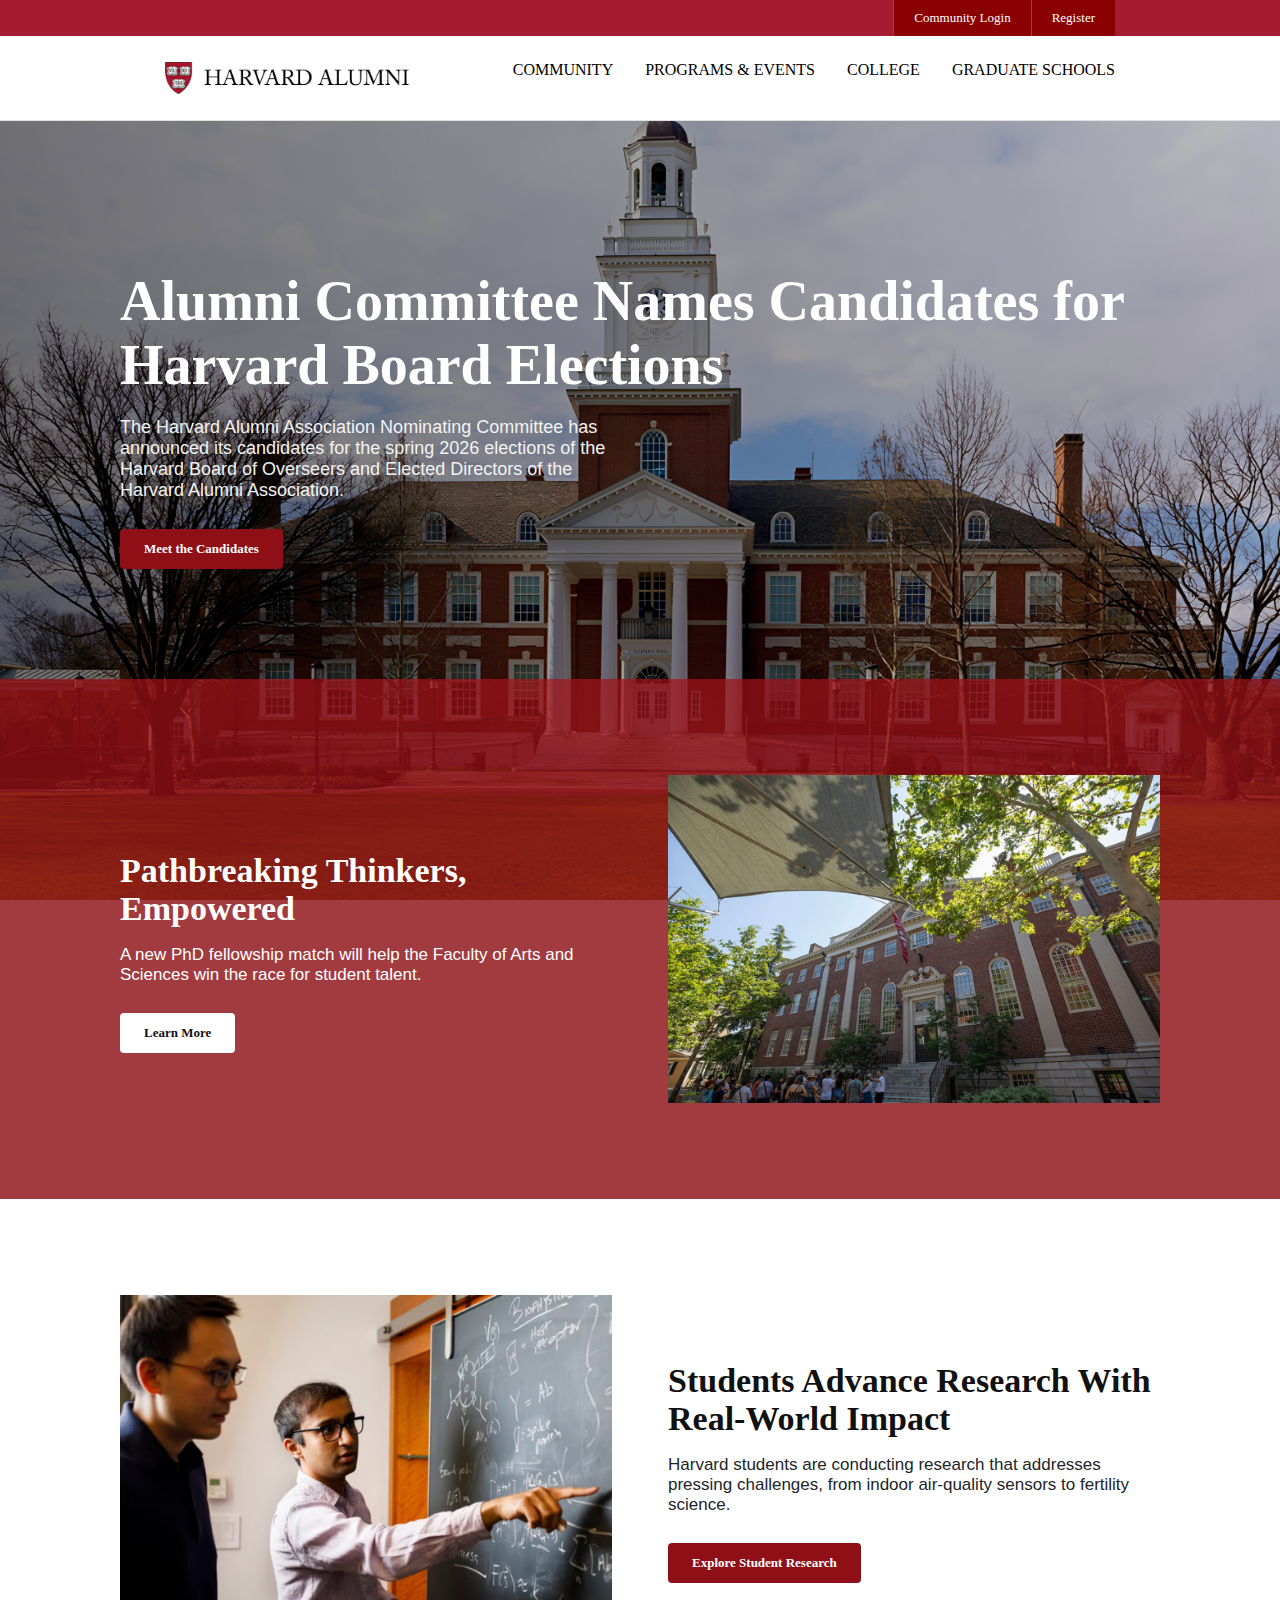
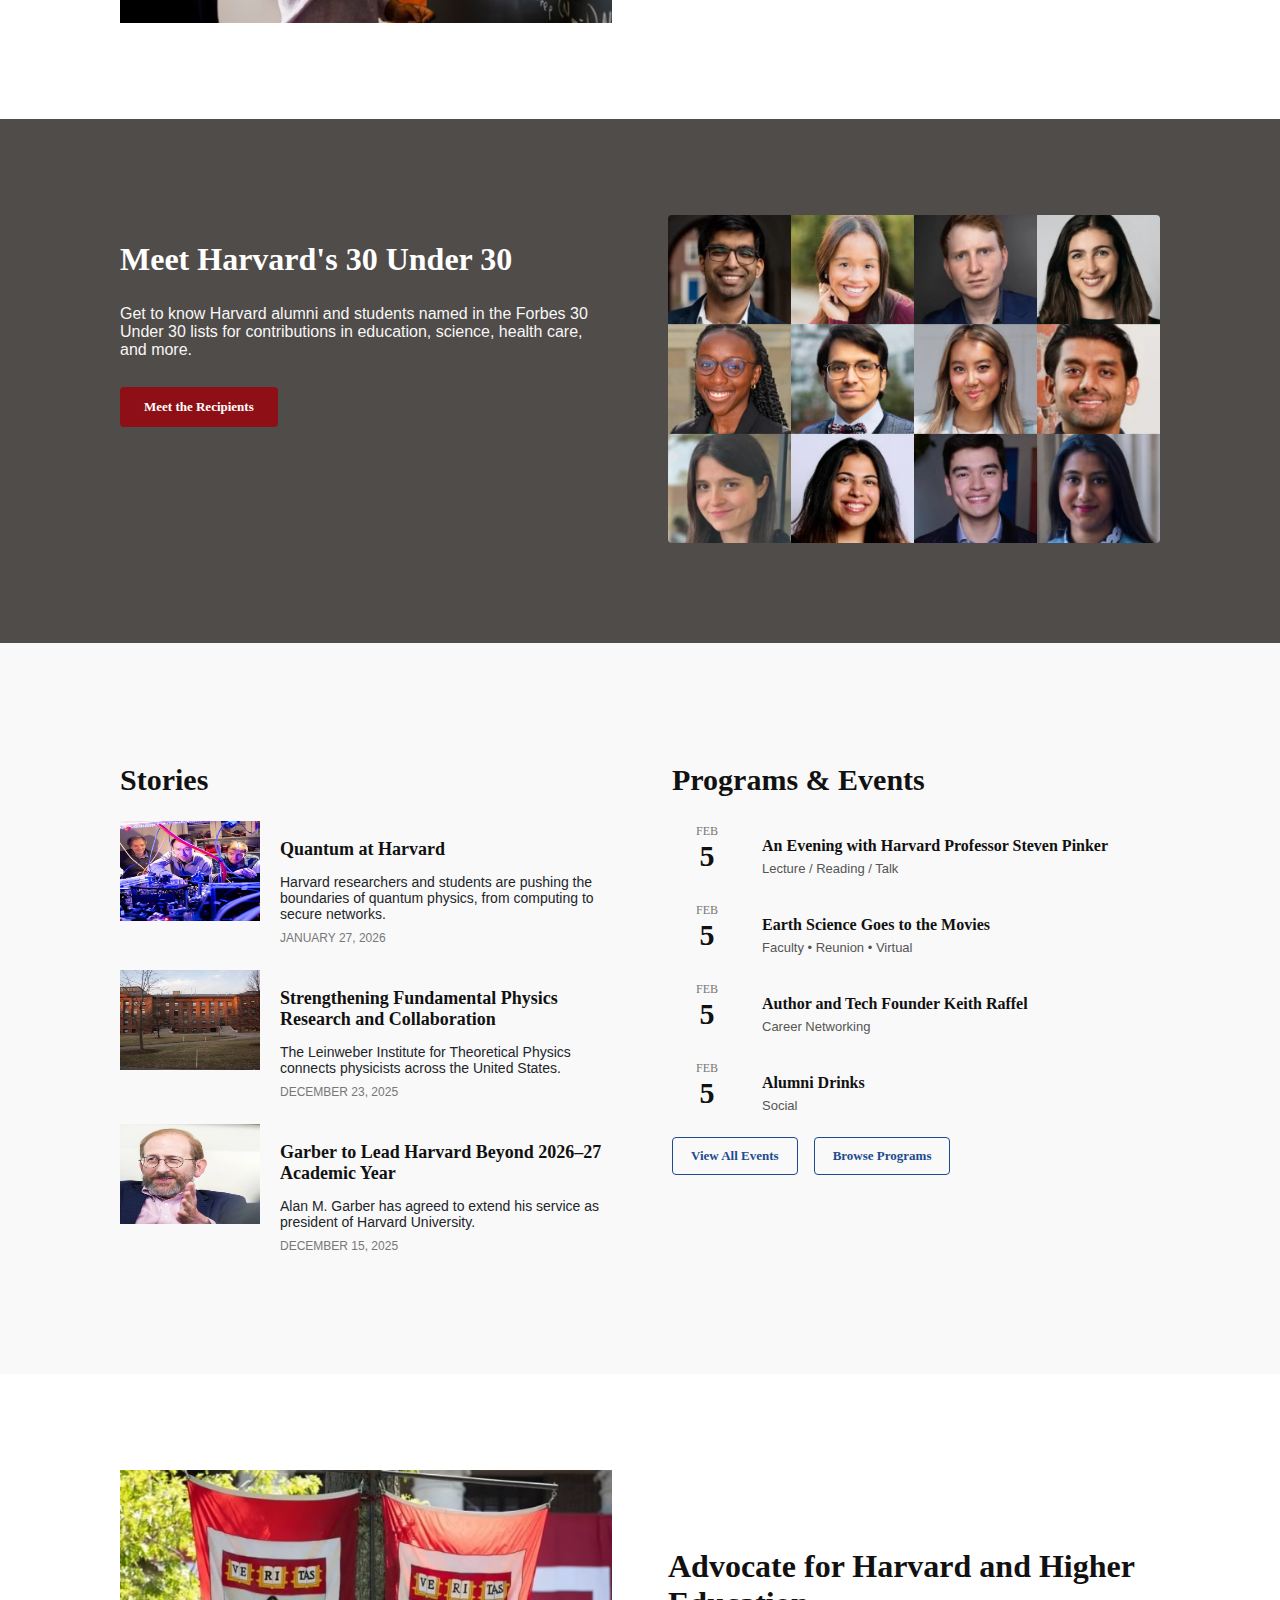
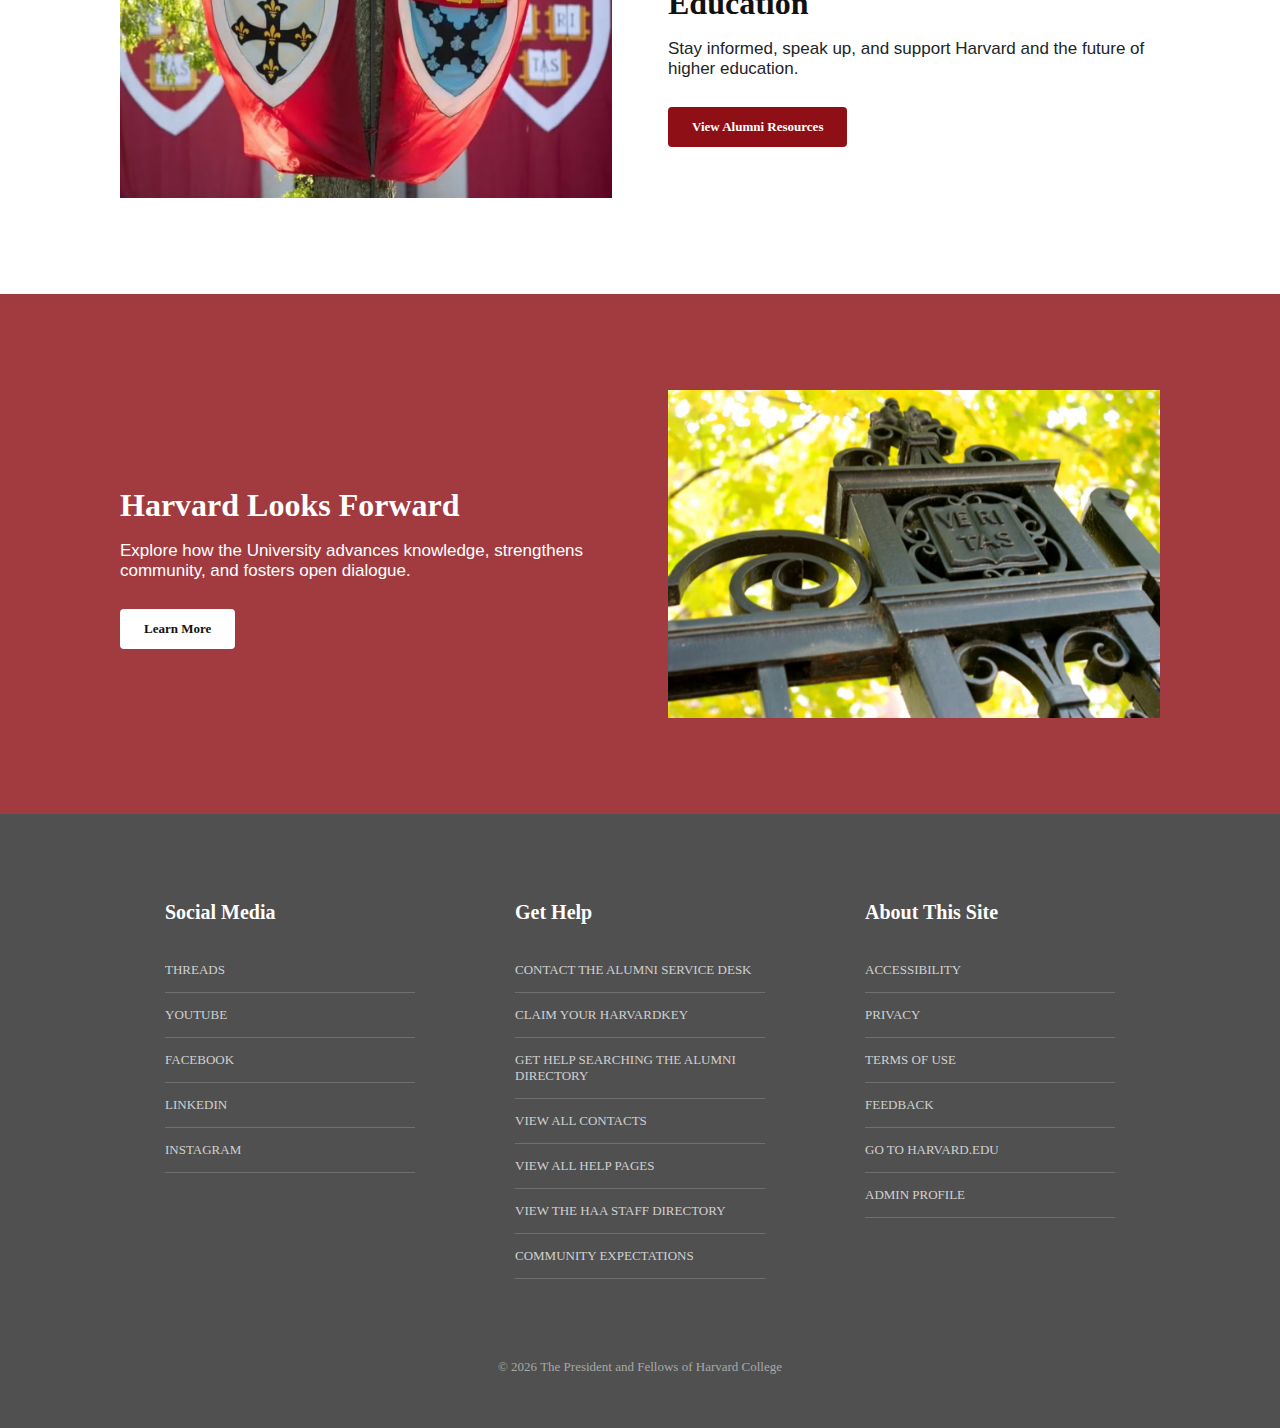
<file: index.html>
<!DOCTYPE html>
<html lang="en">
<head>
    <title>Harvard Alumni</title>
  <link rel="icon" href="Assets/favicon.png" type="image/png" sizes="32x32">
    <link rel="stylesheet" href="base.css">
    <link rel="stylesheet" href="index.css">



</head>
<body>
<div class="haa-topbar">
  <div class="haa-layout__container">
    <a class="haa-topbar__link" href="comlogin.html" style="background-color: darkred;text-decoration: none; ">Community Login</a>
    <a class="haa-topbar__link" href="register.html" style="background-color: darkred; text-decoration: none; ">Register</a>
  </div>
</div>

<header class="haa-header">
  <div class="haa-layout__container haa-header__row">
    <a class="haa-header__logo" href="index.html">
      <img src="Assets/LOGO.avif" alt="Harvard Alumni">
    </a>

    <nav class="haa-nav">
      <ul>
        <li><a href="community.html">COMMUNITY</a></li>
        <li><a href="programs.html">PROGRAMS & EVENTS</a></li>
        <li><a href="college.html">COLLEGE</a></li>
        <li><a href="graduate.html">GRADUATE SCHOOLS</a></li>
      </ul>
    </nav>
  </div>
</header>

<main class="page-home">
  <!-- SECTION 0: HERO -->
  <section class="home-section home-hero">
    <div class="home-hero__overlay">
      <div class="home-hero__content">
        <h1>Alumni Committee Names Candidates for Harvard Board Elections</h1>
        <p>
          The Harvard Alumni Association Nominating Committee has announced its candidates
          for the spring 2026 elections of the Harvard Board of Overseers and Elected Directors
          of the Harvard Alumni Association.
        </p>
        <a class="home-btn home-btn--primary" href="community.html">Meet the Candidates</a>
      </div>
    </div>
  </section>

  <!-- SECTION 1: FEATURED STORY -->
  <section class="home-section home-feature home-feature--red">
    <div class="home-section__inner home-split">
      <div class="home-split__text">
        <h2>Pathbreaking Thinkers, Empowered</h2>
        <p>
          A new PhD fellowship match will help the Faculty of Arts and Sciences win the race
          for student talent.
        </p>
        <a class="home-btn home-btn--light" href="graduate.html#schools">Learn More</a>
      </div>
      <div class="home-split__media">
        <img src="Assets/index/1.avif" alt="Graduate students collaborating">
      </div>
    </div>
  </section>

  <!-- SECTION 2: STUDENT RESEARCH -->
  <section class="home-section home-feature">
    <div class="home-section__inner home-split">
      <div class="home-split__media">
        <img src="Assets/index/2.avif" alt="Students working in a lab">
      </div>
      <div class="home-split__text">
        <h2>Students Advance Research With Real-World Impact</h2>
        <p>
          Harvard students are conducting research that addresses pressing challenges,
          from indoor air-quality sensors to fertility science.
        </p>
        <a class="home-btn home-btn--primary" href="college.html">Explore Student Research</a>
      </div>
    </div>
  </section>

  <!-- SECTION 3: UNDER 30 -->
  <section class="home-section home-under30">
    <div class="home-section__inner home-under30__grid">
      <div class="home-under30__text">
        <h2>Meet Harvard's 30 Under 30</h2>
        <p>
          Get to know Harvard alumni and students named in the Forbes 30 Under 30 lists
          for contributions in education, science, health care, and more.
        </p>
        <a class="home-btn home-btn--primary" href="community.html#get-involved">Meet the Recipients</a>
      </div>
      <div class="home-under30__faces">
        <img src="Assets/index/3.avif" alt="Harvard's 30 Under 30">
      </div>
    </div>
  </section>

  <!-- SECTION 4: STORIES & EVENTS -->
  <section class="home-section home-stories">
    <div class="home-section__inner home-stories__grid">
      <div class="home-stories__column">
        <h2>Stories</h2>

        <article class="home-story">
          <img src="Assets/index/4.avif" alt="Quantum research lab">
          <div>
            <h3>Quantum at Harvard</h3>
            <p>
              Harvard researchers and students are pushing the boundaries of quantum physics,
              from computing to secure networks.
            </p>
            <time>January 27, 2026</time>
          </div>
        </article>

        <article class="home-story">
          <img src="Assets/index/5.avif" alt="Physicists collaborating">
          <div>
            <h3>Strengthening Fundamental Physics Research and Collaboration</h3>
            <p>
              The Leinweber Institute for Theoretical Physics connects physicists across
              the United States.
            </p>
            <time>December 23, 2025</time>
          </div>
        </article>

        <article class="home-story">
          <img src="Assets/index/6.avif" alt="Harvard leadership announcement">
          <div>
            <h3>Garber to Lead Harvard Beyond 2026–27 Academic Year</h3>
            <p>
              Alan M. Garber has agreed to extend his service as president of Harvard University.
            </p>
            <time>December 15, 2025</time>
          </div>
        </article>
      </div>

      <div class="home-events">
        <h2>Programs & Events</h2>

        <div class="home-events__item">
          <div class="home-events__date">
            <span class="home-events__month">Feb</span>
            <span class="home-events__day">5</span>
          </div>
          <div>
            <h3>An Evening with Harvard Professor Steven Pinker</h3>
            <p>Lecture / Reading / Talk</p>
          </div>
        </div>

        <div class="home-events__item">
          <div class="home-events__date">
            <span class="home-events__month">Feb</span>
            <span class="home-events__day">5</span>
          </div>
          <div>
            <h3>Earth Science Goes to the Movies</h3>
            <p>Faculty • Reunion • Virtual</p>
          </div>
        </div>

        <div class="home-events__item">
          <div class="home-events__date">
            <span class="home-events__month">Feb</span>
            <span class="home-events__day">5</span>
          </div>
          <div>
            <h3>Author and Tech Founder Keith Raffel</h3>
            <p>Career Networking</p>
          </div>
        </div>

        <div class="home-events__item">
          <div class="home-events__date">
            <span class="home-events__month">Feb</span>
            <span class="home-events__day">5</span>
          </div>
          <div>
            <h3>Alumni Drinks</h3>
            <p>Social</p>
          </div>
        </div>

        <div class="home-events__actions">
          <a class="home-btn home-btn--outline" href="programs.html#events">View All Events</a>
          <a class="home-btn home-btn--outline" href="programs.html">Browse Programs</a>
        </div>
      </div>
    </div>
  </section>

  <!-- SECTION 5: ADVOCATE -->
  <section class="home-section home-advocate">
    <div class="home-section__inner home-split">
      <div class="home-split__media">
        <img src="Assets/index/7.avif" alt="Harvard advocates gathering">
      </div>
      <div class="home-split__text">
        <h2>Advocate for Harvard and Higher Education</h2>
        <p>
          Stay informed, speak up, and support Harvard and the future of higher education.
        </p>
        <a class="home-btn home-btn--primary" href="community.html#get-involved">View Alumni Resources</a>
      </div>
    </div>
  </section>

  <!-- SECTION 6: HARVARD LOOKS FORWARD -->
  <section class="home-section home-forward">
    <div class="home-section__inner home-split">
      <div class="home-split__text">
        <h2>Harvard Looks Forward</h2>
        <p>
          Explore how the University advances knowledge, strengthens community,
          and fosters open dialogue.
        </p>
        <a class="home-btn home-btn--light" href="community.html">Learn More</a>
      </div>
      <div class="home-split__media">
        <img src="Assets/index/8.avif" alt="Campus skyline at sunset">
      </div>
    </div>
  </section>
</main>

<footer class="haa-footer">
  <div class="haa-layout__container haa-footer__grid">
    <section>
      <h2>Social Media</h2>
      <a href="#">THREADS</a>
      <a href="#">YOUTUBE</a>
      <a href="#">FACEBOOK</a>
      <a href="#">LINKEDIN</a>
      <a href="#">INSTAGRAM</a>
    </section>

    <section>
      <h2>Get Help</h2>
      <a href="#">CONTACT THE ALUMNI SERVICE DESK</a>
      <a href="#">CLAIM YOUR HARVARDKEY</a>
      <a href="#">GET HELP SEARCHING THE ALUMNI DIRECTORY</a>
      <a href="#">VIEW ALL CONTACTS</a>
      <a href="#">VIEW ALL HELP PAGES</a>
      <a href="#">VIEW THE HAA STAFF DIRECTORY</a>
      <a href="#">COMMUNITY EXPECTATIONS</a>
    </section>

    <section>
      <h2>About This Site</h2>
      <a href="#">ACCESSIBILITY</a>
      <a href="#">PRIVACY</a>
      <a href="#">TERMS OF USE</a>
      <a href="#">FEEDBACK</a>
      <a href="#">GO TO HARVARD.EDU</a>
      <a href="#">ADMIN PROFILE</a>
    </section>
  </div>

  <p class="haa-footer__copy">
    © 2026 The President and Fellows of Harvard College
  </p>
</footer>

</body>
</html>
</file>
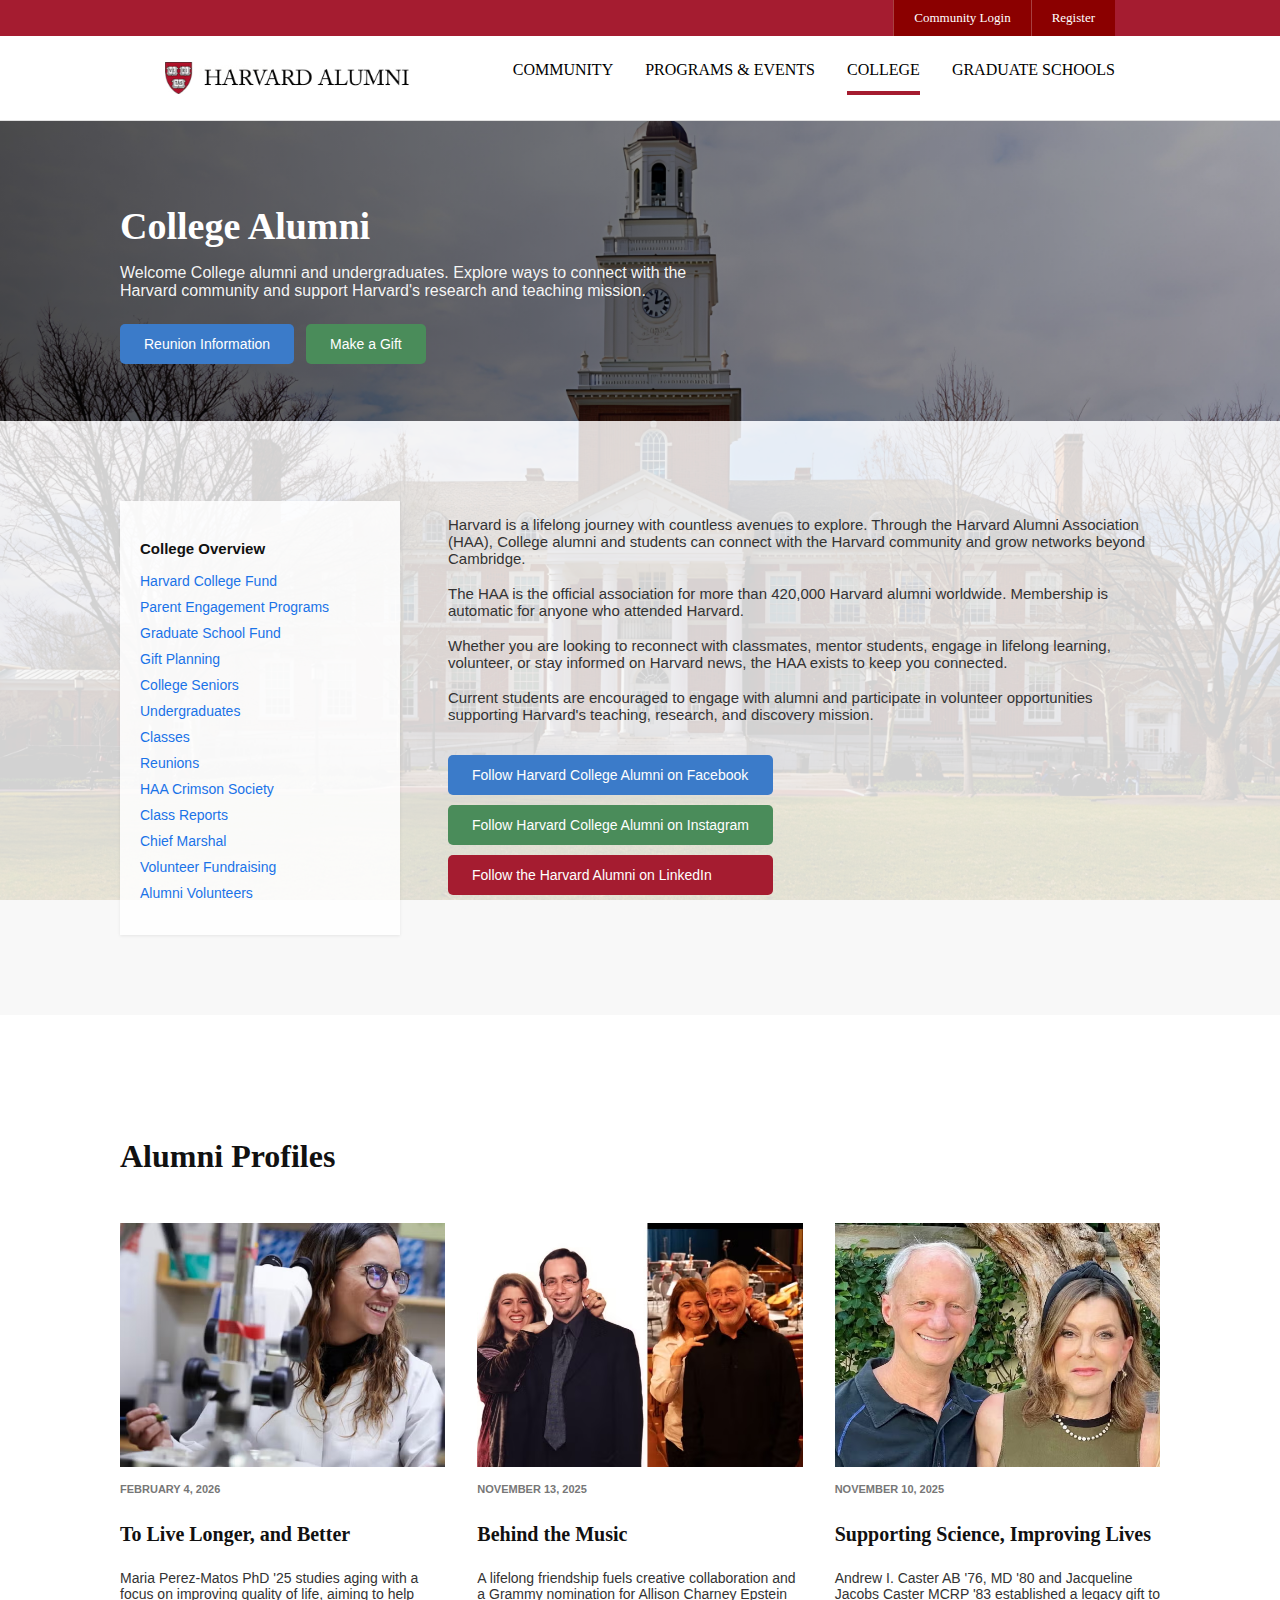
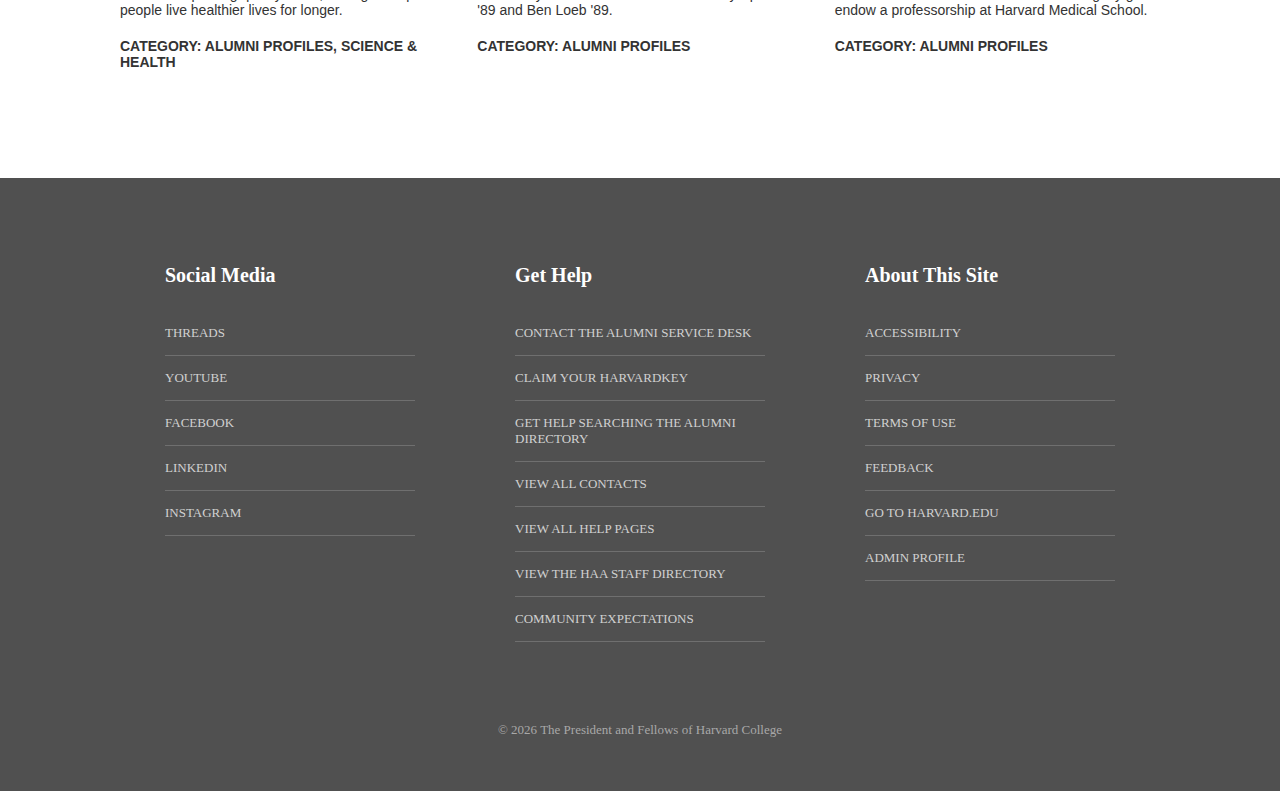
<file: college.html>
<!DOCTYPE html>
<html lang="en">
<head>
    <title>College Alumni | Harvard Alumni</title>
  <link rel="icon" href="Assets/favicon.png" type="image/png" sizes="32x32">
    <link rel="stylesheet" href="base.css">
    <link rel="stylesheet" href="college.css">
</head>
<body>
<div class="haa-topbar">
  <div class="haa-layout__container">
    <a class="haa-topbar__link" href="comlogin.html" style="background-color: darkred;text-decoration: none; ">Community Login</a>
    <a class="haa-topbar__link" href="register.html" style="background-color: darkred; text-decoration: none; ">Register</a>
  </div>
</div>

<header class="haa-header">
  <div class="haa-layout__container haa-header__row">
    <a class="haa-header__logo" href="index.html">
      <img src="Assets/LOGO.avif" alt="Harvard Alumni">
    </a>

    <nav class="haa-nav">
      <ul>
        <li><a href="community.html">COMMUNITY</a></li>
        <li><a href="programs.html">PROGRAMS & EVENTS</a></li>
        <li><a class="is-active" href="college.html">COLLEGE</a></li>
        <li><a href="graduate.html">GRADUATE SCHOOLS</a></li>
      </ul>
    </nav>
  </div>
</header>

<main class="page-college">

  <!-- SECTION 0: HERO -->
  <section class="college-hero">
    <div class="college-hero__overlay">
      <div class="college-hero__container">
        <h1>College Alumni</h1>
        <p>
          Welcome College alumni and undergraduates. Explore ways to connect with
          the Harvard community and support Harvard's research and teaching mission.
        </p>
        <div class="college-hero__buttons">
          <a class="college-hero__btn college-hero__btn--primary" href="programs.html#events" style="color: white;">Reunion Information</a>
          <a class="college-hero__btn college-hero__btn--secondary" href="community.html#contact" style="color: white;">Make a Gift</a>
        </div>
      </div>
    </div>
  </section>

  <!-- SECTION 1: COLLEGE OVERVIEW + CONTENT -->
  <section class="college-content">
    <div class="college-content__container">
      <!-- LEFT SIDEBAR -->
      <aside class="college-sidebar">
        <h3>College Overview</h3>
        <a href="#">Harvard College Fund</a>
        <a href="#">Parent Engagement Programs</a>
        <a href="#">Graduate School Fund</a>
        <a href="#">Gift Planning</a>
        <a href="#">College Seniors</a>
        <a href="#">Undergraduates</a>
        <a href="#">Classes</a>
        <a href="#">Reunions</a>
        <a href="#">HAA Crimson Society</a>
        <a href="#">Class Reports</a>
        <a href="#">Chief Marshal</a>
        <a href="#">Volunteer Fundraising</a>
        <a href="#">Alumni Volunteers</a>
      </aside>

      <!-- RIGHT CONTENT COLUMN -->
      <div class="college-content__main">
        <p>
          Harvard is a lifelong journey with countless avenues to explore. Through
          the Harvard Alumni Association (HAA), College alumni and students can
          connect with the Harvard community and grow networks beyond Cambridge.
        </p>

        <p>
          The HAA is the official association for more than 420,000 Harvard alumni
          worldwide. Membership is automatic for anyone who attended Harvard.
        </p>

        <p>
          Whether you are looking to reconnect with classmates, mentor students,
          engage in lifelong learning, volunteer, or stay informed on Harvard news,
          the HAA exists to keep you connected.
        </p>

        <p>
          Current students are encouraged to engage with alumni and participate in
          volunteer opportunities supporting Harvard's teaching, research, and
          discovery mission.
        </p>

        <div class="college-content__social-buttons">
          <a class="college-social-btn college-social-btn--facebook" href="community.html" style="color: white;">Follow Harvard College Alumni on Facebook</a>
          <a class="college-social-btn college-social-btn--instagram" href="community.html" style="color: white;">Follow Harvard College Alumni on Instagram</a>
          <a class="college-social-btn college-social-btn--linkedin" href="community.html" style="color: white;">Follow the Harvard Alumni on LinkedIn</a>
        </div>
      </div>
    </div>
  </section>
  <!-- SECTION 2: ALUMNI PROFILES -->
  <section class="college-profiles">
    <div class="college-profiles__container">
      <h2>Alumni Profiles</h2>

      <div class="college-profiles__grid">
        <article class="college-profile">
          <img src="Assets/college/1.avif" alt="Maria Perez-Matos">
          <time>February 4, 2026</time>
          <h3>To Live Longer, and Better</h3>
          <p>
            Maria Perez-Matos PhD '25 studies aging with a focus on improving quality
            of life, aiming to help people live healthier lives for longer.
          </p>
          <p class="college-profile__category">Category: Alumni Profiles, Science & Health</p>
        </article>

        <article class="college-profile">
          <img src="Assets/college/2.avif" alt="Allison Charney Epstein and Ben Loeb">
          <time>November 13, 2025</time>
          <h3>Behind the Music</h3>
          <p>
            A lifelong friendship fuels creative collaboration and a Grammy
            nomination for Allison Charney Epstein '89 and Ben Loeb '89.
          </p>
          <p class="college-profile__category">Category: Alumni Profiles</p>
        </article>

        <article class="college-profile">
          <img src="Assets/college/3.avif" alt="Andrew I. Caster and Jacqueline Jacobs Caster">
          <time>November 10, 2025</time>
          <h3>Supporting Science, Improving Lives</h3>
          <p>
            Andrew I. Caster AB '76, MD '80 and Jacqueline Jacobs Caster MCRP '83
            established a legacy gift to endow a professorship at Harvard Medical
            School.
          </p>
          <p class="college-profile__category">Category: Alumni Profiles</p>
        </article>
      </div>
    </div>
  </section>

</main>

<footer class="haa-footer">
  <div class="haa-layout__container haa-footer__grid">
    <section>
      <h2>Social Media</h2>
      <a href="#">THREADS</a>
      <a href="#">YOUTUBE</a>
      <a href="#">FACEBOOK</a>
      <a href="#">LINKEDIN</a>
      <a href="#">INSTAGRAM</a>
    </section>

    <section>
      <h2>Get Help</h2>
      <a href="#">CONTACT THE ALUMNI SERVICE DESK</a>
      <a href="#">CLAIM YOUR HARVARDKEY</a>
      <a href="#">GET HELP SEARCHING THE ALUMNI DIRECTORY</a>
      <a href="#">VIEW ALL CONTACTS</a>
      <a href="#">VIEW ALL HELP PAGES</a>
      <a href="#">VIEW THE HAA STAFF DIRECTORY</a>
      <a href="#">COMMUNITY EXPECTATIONS</a>
    </section>

    <section>
      <h2>About This Site</h2>
      <a href="#">ACCESSIBILITY</a>
      <a href="#">PRIVACY</a>
      <a href="#">TERMS OF USE</a>
      <a href="#">FEEDBACK</a>
      <a href="#">GO TO HARVARD.EDU</a>
      <a href="#">ADMIN PROFILE</a>
    </section>
  </div>

  <p class="haa-footer__copy">
    © 2026 The President and Fellows of Harvard College
  </p>
</footer>

</body>
</html>
</file>
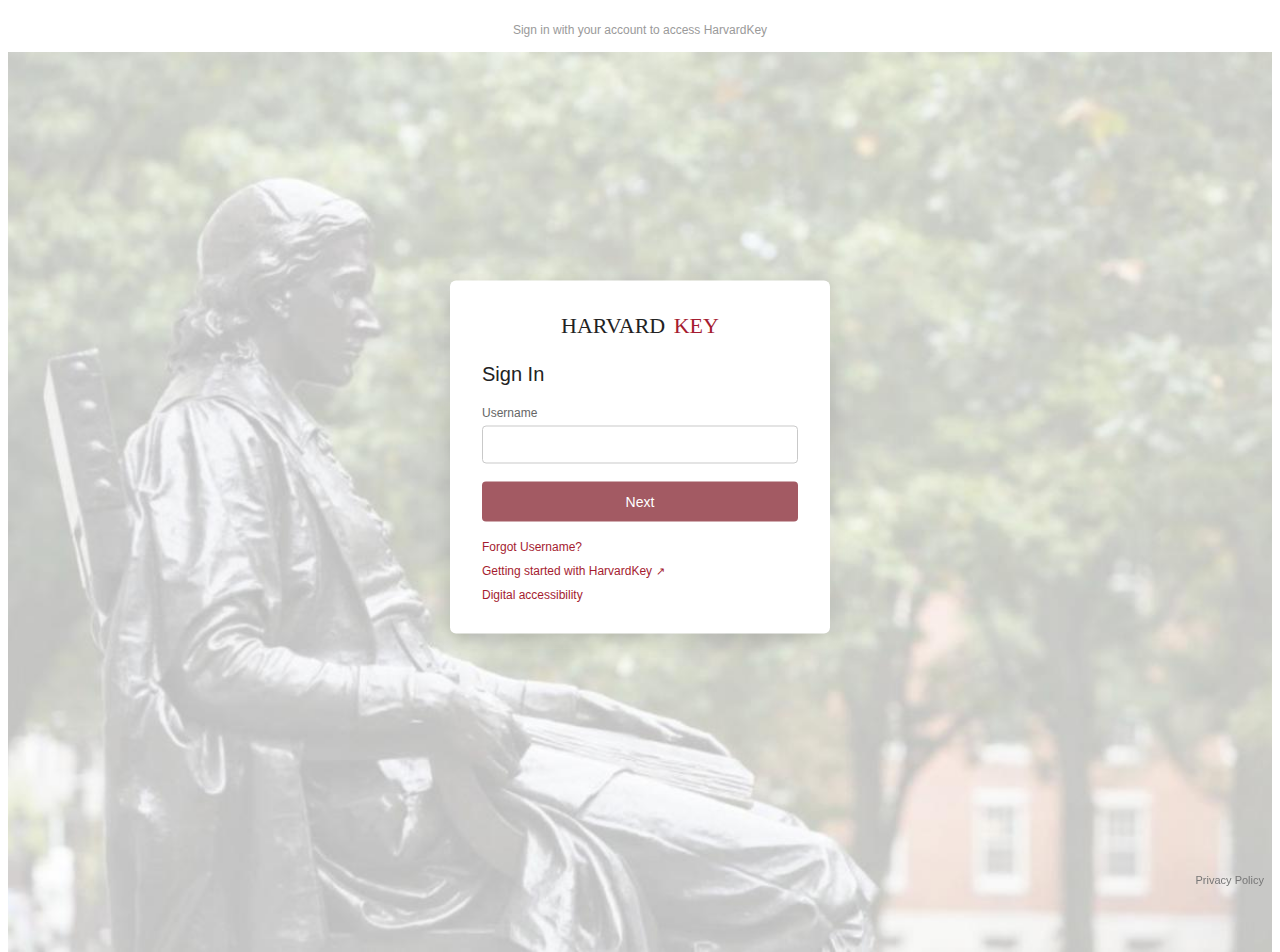
<file: comlogin.html>
<!DOCTYPE html>
<html lang="en">
<head>
  <meta charset="UTF-8" />
  <title>HarvardKey Login</title>
  <link rel="icon" href="Assets/favicon.png" type="image/png" sizes="32x32">
  <link rel="stylesheet" href="comlogin.css" />
</head>
<body>

  <!-- SECTION 0: HEADER -->
  <header class="comlogin-topbar">
    <div class="comlogin-topbar__content">
      <span class="comlogin-topbar__text">Sign in with your account to access HarvardKey</span>
    </div>
  </header>

  <!-- SECTION 1: MAIN BACKGROUND -->
  <main class="comlogin-background">
    <div class="comlogin-background__overlay"></div>

    <!-- SECTION 2: LOGIN CARD -->
    <section class="comlogin-card">
      <div class="comlogin-card__logo">
        <span class="comlogin-card__harvard">HARVARD</span>
        <span class="comlogin-card__key">KEY</span>
      </div>

      <h1 class="comlogin-card__title">Sign In</h1>

      <label for="username" class="comlogin-form__label">Username</label>
      <input id="username" type="text" class="comlogin-form__input" />

      <button class="comlogin-form__button">Next</button>

      <div class="comlogin-support">
        <a href="#" class="comlogin-support__link">Forgot Username?</a>
        <a href="#" class="comlogin-support__link comlogin-support__link--external">
          Getting started with HarvardKey
          <span class="comlogin-support__icon">↗</span>
        </a>
        <a href="#" class="comlogin-support__link">Digital accessibility</a>
      </div>
    </section>
  </main>

  <!-- SECTION 3: FOOTER -->
  <footer class="comlogin-footer">
    <a href="#" class="comlogin-footer__link">Privacy Policy</a>
  </footer>

</body>
</html>
</file>
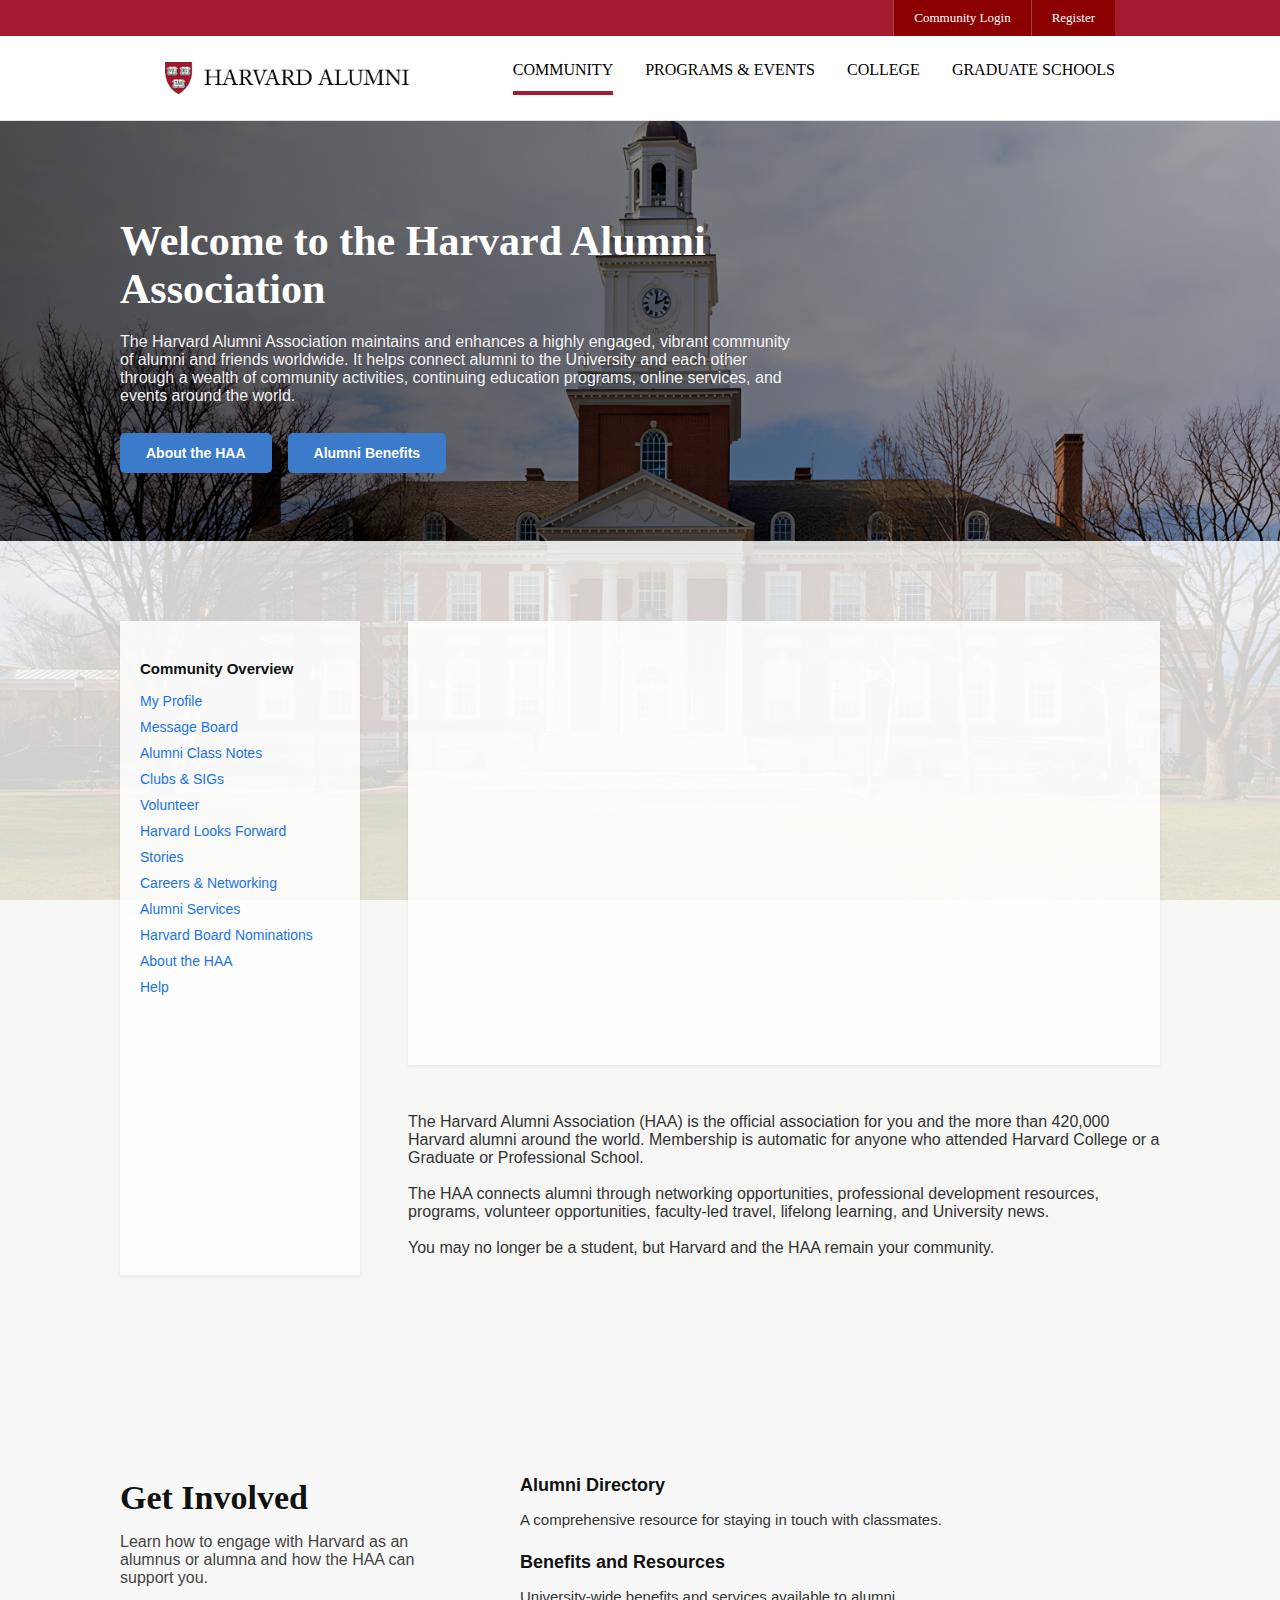
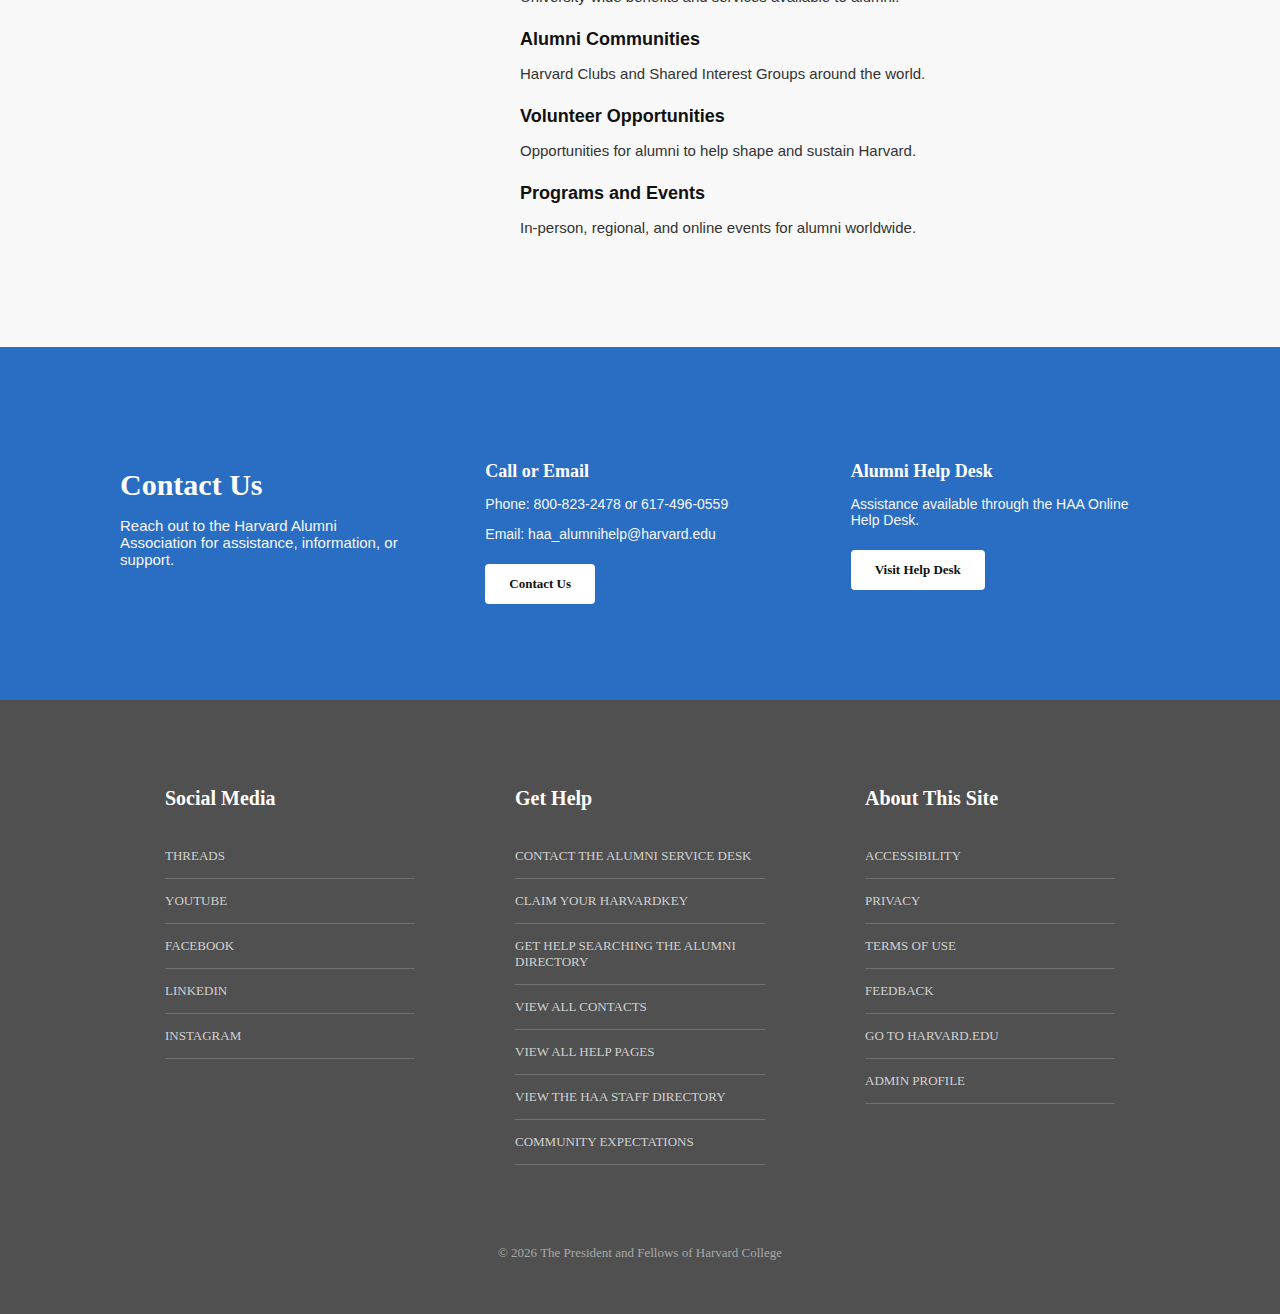
<file: community.html>
<!DOCTYPE html>
<html lang="en">
<head>
    <title>Welcome to the Harvard Alumni Association</title>
  <link rel="icon" href="Assets/favicon.jpeg" type="image/jpeg">
    <link rel="stylesheet" href="base.css">
    <link rel="stylesheet" href="community.css">
</head>
<body>
<div class="haa-topbar">
  <div class="haa-layout__container">
    <a class="haa-topbar__link" href="comlogin.html" style="background-color: darkred;text-decoration: none; ">Community Login</a>
    <a class="haa-topbar__link" href="register.html" style="background-color: darkred; text-decoration: none; ">Register</a>
  </div>
</div>

<header class="haa-header">
  <div class="haa-layout__container haa-header__row">
    <a class="haa-header__logo" href="index.html">
      <img src="Assets/LOGO.avif" alt="Harvard Alumni">
    </a>

    <nav class="haa-nav">
      <ul>
        <li><a class="is-active" href="community.html">COMMUNITY</a></li>
        <li><a href="programs.html">PROGRAMS & EVENTS</a></li>
        <li><a href="college.html">COLLEGE</a></li>
        <li><a href="graduate.html">GRADUATE SCHOOLS</a></li>
      </ul>
    </nav>
  </div>
</header>

<main class="page-community">
  <!-- SECTION 0: HERO -->
  <section class="community-section community-hero" id="about">
    <div class="community-hero__overlay">
      <div class="community-hero__content">
        <h1>Welcome to the Harvard Alumni Association</h1>
        <p class="community-hero__intro">
          The Harvard Alumni Association maintains and enhances a highly engaged, vibrant community of alumni and friends worldwide. It helps connect alumni to the University and each other through a wealth of community activities, continuing education programs, online services, and events around the world.
        </p>
        <div class="community-hero__buttons">
          <a class="community-hero__btn" href="community.html#about">About the HAA</a>
          <a class="community-hero__btn" href="community.html#get-involved">Alumni Benefits</a>
        </div>
      </div>
    </div>
  </section>

  <!-- SECTION 1: COMMUNITY OVERVIEW -->
  <section class="community-section community-main">
    <div class="community-main__container">
      <aside class="community-sidebar">
        <h3>Community Overview</h3>
        <a href="#">My Profile</a>
        <a href="#">Message Board</a>
        <a href="#">Alumni Class Notes</a>
        <a href="#">Clubs & SIGs</a>
        <a href="#">Volunteer</a>
        <a href="#">Harvard Looks Forward</a>
        <a href="#">Stories</a>
        <a href="#">Careers & Networking</a>
        <a href="#">Alumni Services</a>
        <a href="#">Harvard Board Nominations</a>
        <a href="#">About the HAA</a>
        <a href="#">Help</a>
      </aside>
      
      <div class="community-content">
        <div class="community-video">
          <iframe width="560" height="315"
            src="https://www.youtube.com/embed/Us1qcnvIXEY?si=NYV8yKtI4eYd6WLs"
            title="YouTube video player"
            frameborder="0"
            allow="accelerometer; autoplay; clipboard-write; encrypted-media; gyroscope; picture-in-picture; web-share"
            referrerpolicy="strict-origin-when-cross-origin"
            allowfullscreen>
          </iframe>
        </div>
        
        <div class="community-text">
          <p>
            The Harvard Alumni Association (HAA) is the official association for you and the more than 420,000 Harvard alumni around the world. Membership is automatic for anyone who attended Harvard College or a Graduate or Professional School.
          </p>

          <p>
            The HAA connects alumni through networking opportunities, professional development resources, programs, volunteer opportunities, faculty-led travel, lifelong learning, and University news.
          </p>

          <p>
            You may no longer be a student, but Harvard and the HAA remain your community.
          </p>
        </div>
      </div>
    </div>
  </section>

  <!-- SECTION 2: GET INVOLVED -->
  <section class="community-section community-get-involved" id="get-involved">
    <div class="community-get-involved__container">
      <div class="community-get-involved__intro">
        <h2>Get Involved</h2>
        <p>
          Learn how to engage with Harvard as an alumnus or alumna and how the HAA
          can support you.
        </p>
      </div>

      <div class="community-get-involved__list">
        <h3>Alumni Directory</h3>
        <p>
          A comprehensive resource for staying in touch with classmates.
        </p>

        <h3>Benefits and Resources</h3>
        <p>
          University-wide benefits and services available to alumni.
        </p>

        <h3>Alumni Communities</h3>
        <p>
          Harvard Clubs and Shared Interest Groups around the world.
        </p>

        <h3>Volunteer Opportunities</h3>
        <p>
          Opportunities for alumni to help shape and sustain Harvard.
        </p>

        <h3>Programs and Events</h3>
        <p>
          In-person, regional, and online events for alumni worldwide.
        </p>
      </div>
    </div>
  </section>

  <!-- SECTION 3: CONTACT -->
  <section class="community-section community-contact" id="contact">
    <div class="community-contact__container">
      <div class="community-contact__column">
        <h2>Contact Us</h2>
        <p>
          Reach out to the Harvard Alumni Association for assistance, information, or support.
        </p>
      </div>

      <div class="community-contact__column">
        <h3>Call or Email</h3>
        <p>
          Phone: 800-823-2478 or 617-496-0559
        </p>
        <p>
          Email: haa_alumnihelp@harvard.edu
        </p>
        <a class="community-contact__btn" href="comlogin.html">Contact Us</a>
      </div>

      <div class="community-contact__column">
        <h3>Alumni Help Desk</h3>
        <p>
          Assistance available through the HAA Online Help Desk.
        </p>
        <a class="community-contact__btn" href="register.html">Visit Help Desk</a>
      </div>
    </div>
  </section>
</main>

<footer class="haa-footer">
  <div class="haa-layout__container haa-footer__grid">
    <section>
      <h2>Social Media</h2>
      <a href="#">THREADS</a>
      <a href="#">YOUTUBE</a>
      <a href="#">FACEBOOK</a>
      <a href="#">LINKEDIN</a>
      <a href="#">INSTAGRAM</a>
    </section>

    <section>
      <h2>Get Help</h2>
      <a href="#">CONTACT THE ALUMNI SERVICE DESK</a>
      <a href="#">CLAIM YOUR HARVARDKEY</a>
      <a href="#">GET HELP SEARCHING THE ALUMNI DIRECTORY</a>
      <a href="#">VIEW ALL CONTACTS</a>
      <a href="#">VIEW ALL HELP PAGES</a>
      <a href="#">VIEW THE HAA STAFF DIRECTORY</a>
      <a href="#">COMMUNITY EXPECTATIONS</a>
    </section>

    <section>
      <h2>About This Site</h2>
      <a href="#">ACCESSIBILITY</a>
      <a href="#">PRIVACY</a>
      <a href="#">TERMS OF USE</a>
      <a href="#">FEEDBACK</a>
      <a href="#">GO TO HARVARD.EDU</a>
      <a href="#">ADMIN PROFILE</a>
    </section>
  </div>

  <p class="haa-footer__copy">
    © 2026 The President and Fellows of Harvard College
  </p>
</footer>

</body>
</html>
</file>
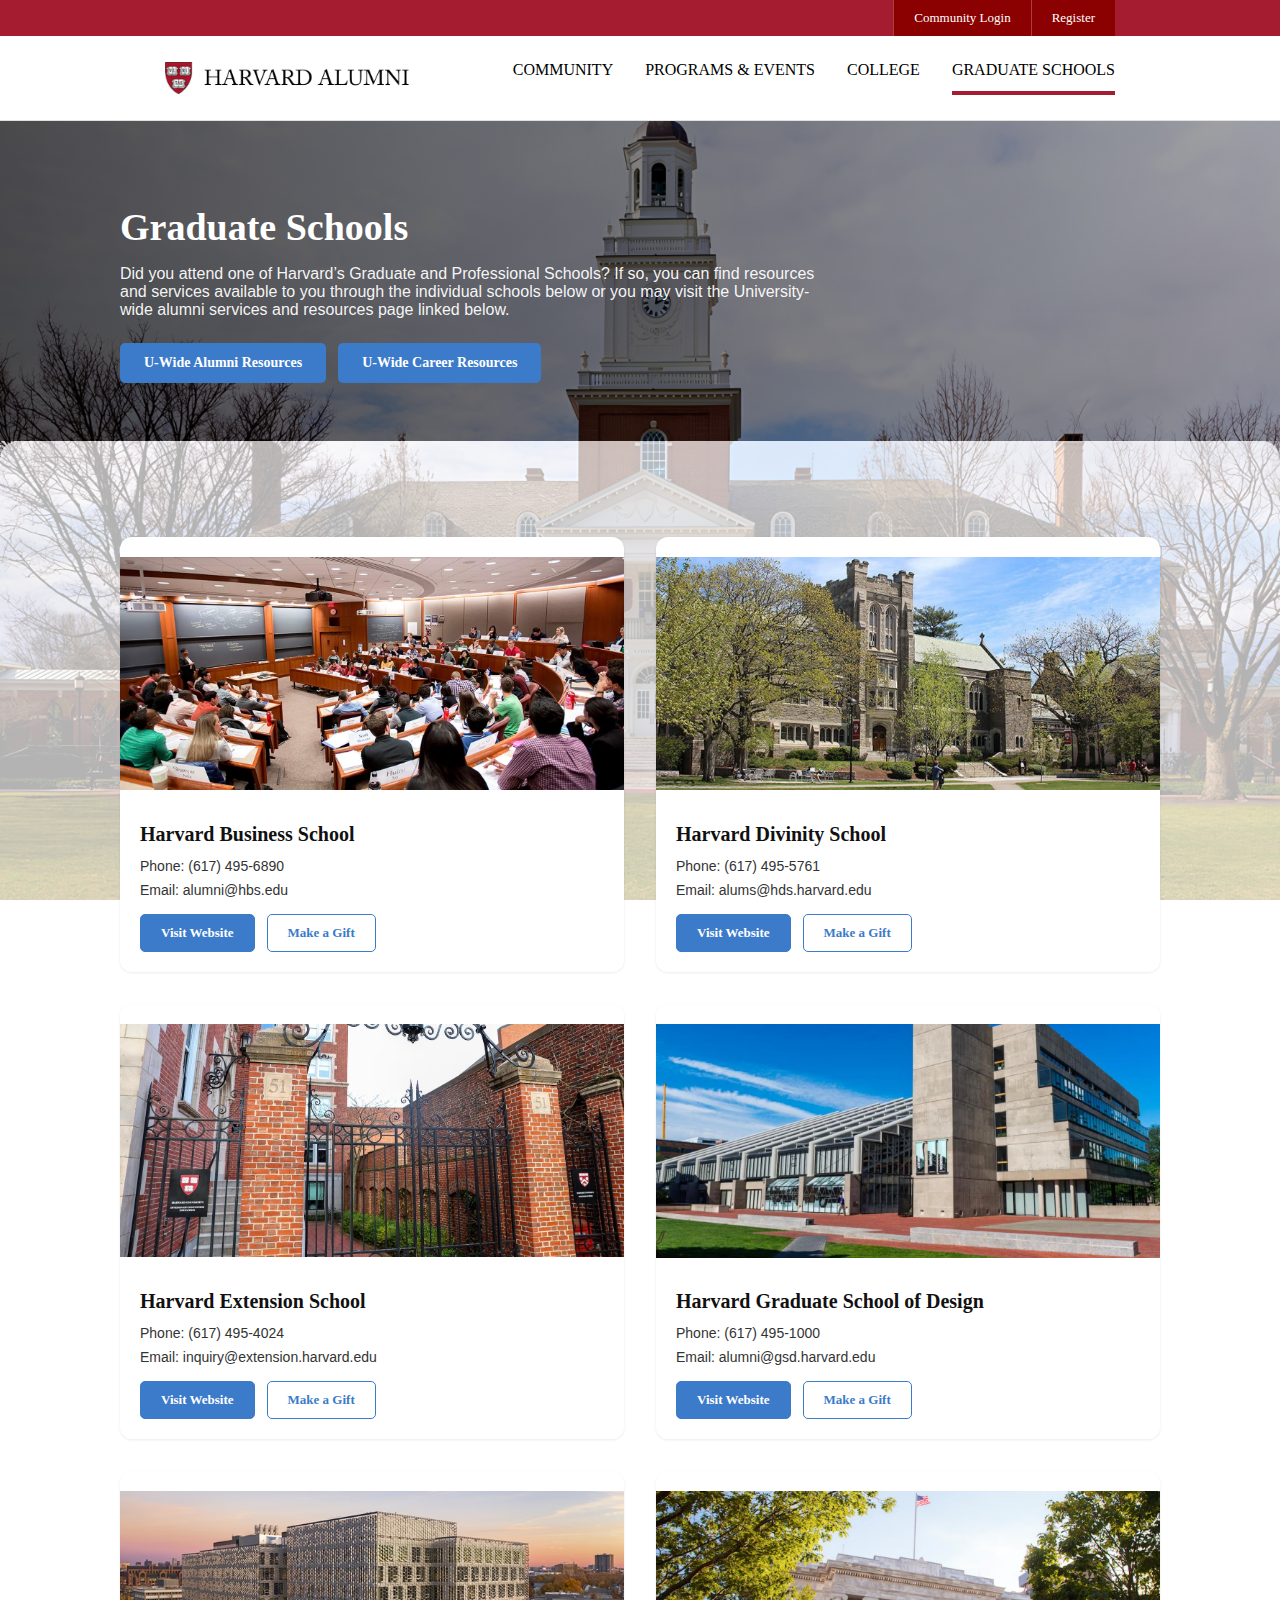
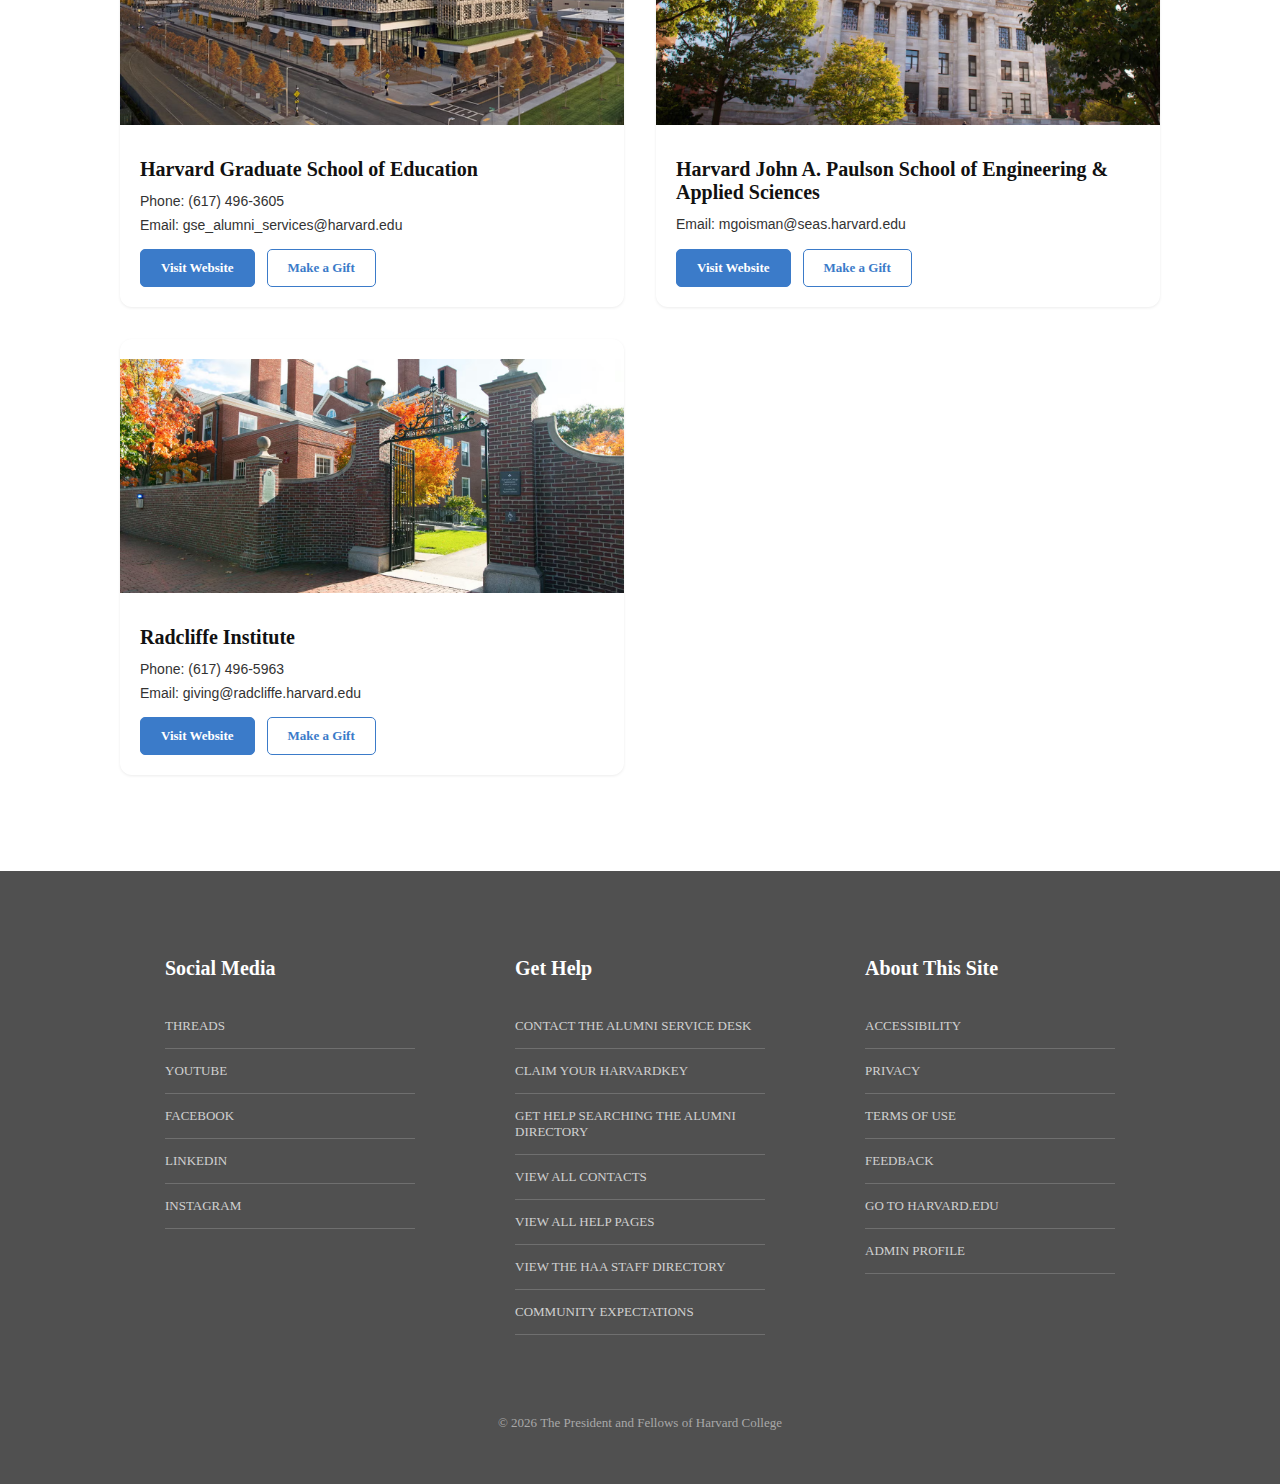
<file: graduate.html>
<!DOCTYPE html>
<html lang="en">
<head>
    <title>Graduate Schools | Harvard Alumni</title>
  <link rel="icon" href="Assets/favicon.png" type="image/png" sizes="32x32">
    <link rel="stylesheet" href="base.css">
    <link rel="stylesheet" href="graduate.css">
</head>
<body>
<div class="haa-topbar">
  <div class="haa-layout__container">
    <a class="haa-topbar__link" href="comlogin.html" style="background-color: darkred;text-decoration: none; ">Community Login</a>
    <a class="haa-topbar__link" href="register.html" style="background-color: darkred; text-decoration: none; ">Register</a>
  </div>
</div>

<header class="haa-header">
  <div class="haa-layout__container haa-header__row">
    <a class="haa-header__logo" href="index.html">
      <img src="Assets/LOGO.avif" alt="Harvard Alumni">
    </a>

    <nav class="haa-nav">
      <ul>
        <li><a href="community.html">COMMUNITY</a></li>
        <li><a href="programs.html">PROGRAMS & EVENTS</a></li>
        <li><a href="college.html">COLLEGE</a></li>
        <li><a class="is-active" href="graduate.html">GRADUATE SCHOOLS</a></li>
      </ul>
    </nav>
  </div>
</header>

<main class="page-graduate">
  <!-- SECTION 0: HERO -->
  <section class="graduate-hero">
    <div class="graduate-hero__overlay">
      <div class="graduate-hero__container">
        <h1>Graduate Schools</h1>
        <p>
          Did you attend one of Harvard’s Graduate and Professional Schools? If so, you can find resources and services available to you through the individual schools below or you may visit the University-wide alumni services and resources page linked below.
        </p>
        <div class="graduate-hero__buttons">
          <a class="graduate-hero__btn" href="community.html">U-Wide Alumni Resources</a>
          <a class="graduate-hero__btn" href="programs.html#events">U-Wide Career Resources</a>
        </div>
      </div>
    </div>
  </section>

  <!-- SECTION 1: SCHOOLS GRID -->
  <section class="graduate-schools" id="schools">
    <div class="graduate-schools__overlay"></div>
    <div class="graduate-schools__grid">
      <article class="graduate-card">
        <figure class="graduate-card__media">
          <img src="Assets/graduate/1.avif" alt="Harvard Business School">
        </figure>
        <h2>Harvard Business School</h2>
        <p>Phone: (617) 495-6890</p>
        <p>Email: alumni@hbs.edu</p>
        <div class="graduate-card__actions">
          <a class="graduate-card__btn" href="graduate.html#schools">Visit Website</a>
          <a class="graduate-card__btn" href="community.html#contact">Make a Gift</a>
        </div>
      </article>

      <article class="graduate-card">
        <figure class="graduate-card__media">
          <img src="Assets/graduate/2.avif" alt="Harvard Divinity School">
        </figure>
        <h2>Harvard Divinity School</h2>
        <p>Phone: (617) 495-5761</p>
        <p>Email: alums@hds.harvard.edu</p>
        <div class="graduate-card__actions">
          <a class="graduate-card__btn" href="graduate.html#schools">Visit Website</a>
          <a class="graduate-card__btn" href="community.html#contact">Make a Gift</a>
        </div>
      </article>

      <article class="graduate-card">
        <figure class="graduate-card__media">
          <img src="Assets/graduate/3.avif" alt="Harvard Extension School">
        </figure>
        <h2>Harvard Extension School</h2>
        <p>Phone: (617) 495-4024</p>
        <p>Email: inquiry@extension.harvard.edu</p>
        <div class="graduate-card__actions">
          <a class="graduate-card__btn" href="graduate.html#schools">Visit Website</a>
          <a class="graduate-card__btn" href="community.html#contact">Make a Gift</a>
        </div>
      </article>

      <article class="graduate-card">
        <figure class="graduate-card__media">
          <img src="Assets/graduate/4.avif" alt="Harvard Graduate School of Design">
        </figure>
        <h2>Harvard Graduate School of Design</h2>
        <p>Phone: (617) 495-1000</p>
        <p>Email: alumni@gsd.harvard.edu</p>
        <div class="graduate-card__actions">
          <a class="graduate-card__btn" href="graduate.html#schools">Visit Website</a>
          <a class="graduate-card__btn" href="community.html#contact">Make a Gift</a>
        </div>
      </article>

      <article class="graduate-card">
        <figure class="graduate-card__media">
          <img src="Assets/graduate/5.avif" alt="Harvard Graduate School of Education">
        </figure>
        <h2>Harvard Graduate School of Education</h2>
        <p>Phone: (617) 496-3605</p>
        <p>Email: gse_alumni_services@harvard.edu</p>
        <div class="graduate-card__actions">
          <a class="graduate-card__btn" href="graduate.html#schools">Visit Website</a>
          <a class="graduate-card__btn" href="community.html#contact">Make a Gift</a>
        </div>
      </article>

      <article class="graduate-card">
        <figure class="graduate-card__media">
          <img src="Assets/graduate/6.avif" alt="Harvard John A. Paulson School of Engineering & Applied Sciences">
        </figure>
        <h2>Harvard John A. Paulson School of Engineering & Applied Sciences</h2>
        <p>Email: mgoisman@seas.harvard.edu</p>
        <div class="graduate-card__actions">
          <a class="graduate-card__btn" href="graduate.html#schools">Visit Website</a>
          <a class="graduate-card__btn" href="community.html#contact">Make a Gift</a>
        </div>
      </article>

      <article class="graduate-card graduate-card--single">
        <figure class="graduate-card__media">
          <img src="Assets/graduate/7.avif" alt="Radcliffe Institute">
        </figure>
        <h2>Radcliffe Institute</h2>
        <p>Phone: (617) 496-5963</p>
        <p>Email: giving@radcliffe.harvard.edu</p>
        <div class="graduate-card__actions">
          <a class="graduate-card__btn" href="graduate.html#schools">Visit Website</a>
          <a class="graduate-card__btn" href="community.html#contact">Make a Gift</a>
        </div>
      </article>
    </div>
  </section>
</main>

<footer class="haa-footer">
  <div class="haa-layout__container haa-footer__grid">
    <section>
      <h2>Social Media</h2>
      <a href="#">THREADS</a>
      <a href="#">YOUTUBE</a>
      <a href="#">FACEBOOK</a>
      <a href="#">LINKEDIN</a>
      <a href="#">INSTAGRAM</a>
    </section>

    <section>
      <h2>Get Help</h2>
      <a href="#">CONTACT THE ALUMNI SERVICE DESK</a>
      <a href="#">CLAIM YOUR HARVARDKEY</a>
      <a href="#">GET HELP SEARCHING THE ALUMNI DIRECTORY</a>
      <a href="#">VIEW ALL CONTACTS</a>
      <a href="#">VIEW ALL HELP PAGES</a>
      <a href="#">VIEW THE HAA STAFF DIRECTORY</a>
      <a href="#">COMMUNITY EXPECTATIONS</a>
    </section>

    <section>
      <h2>About This Site</h2>
      <a href="#">ACCESSIBILITY</a>
      <a href="#">PRIVACY</a>
      <a href="#">TERMS OF USE</a>
      <a href="#">FEEDBACK</a>
      <a href="#">GO TO HARVARD.EDU</a>
      <a href="#">ADMIN PROFILE</a>
    </section>
  </div>

  <p class="haa-footer__copy">
    © 2026 The President and Fellows of Harvard College
  </p>
</footer>

</body>
</html>
</file>
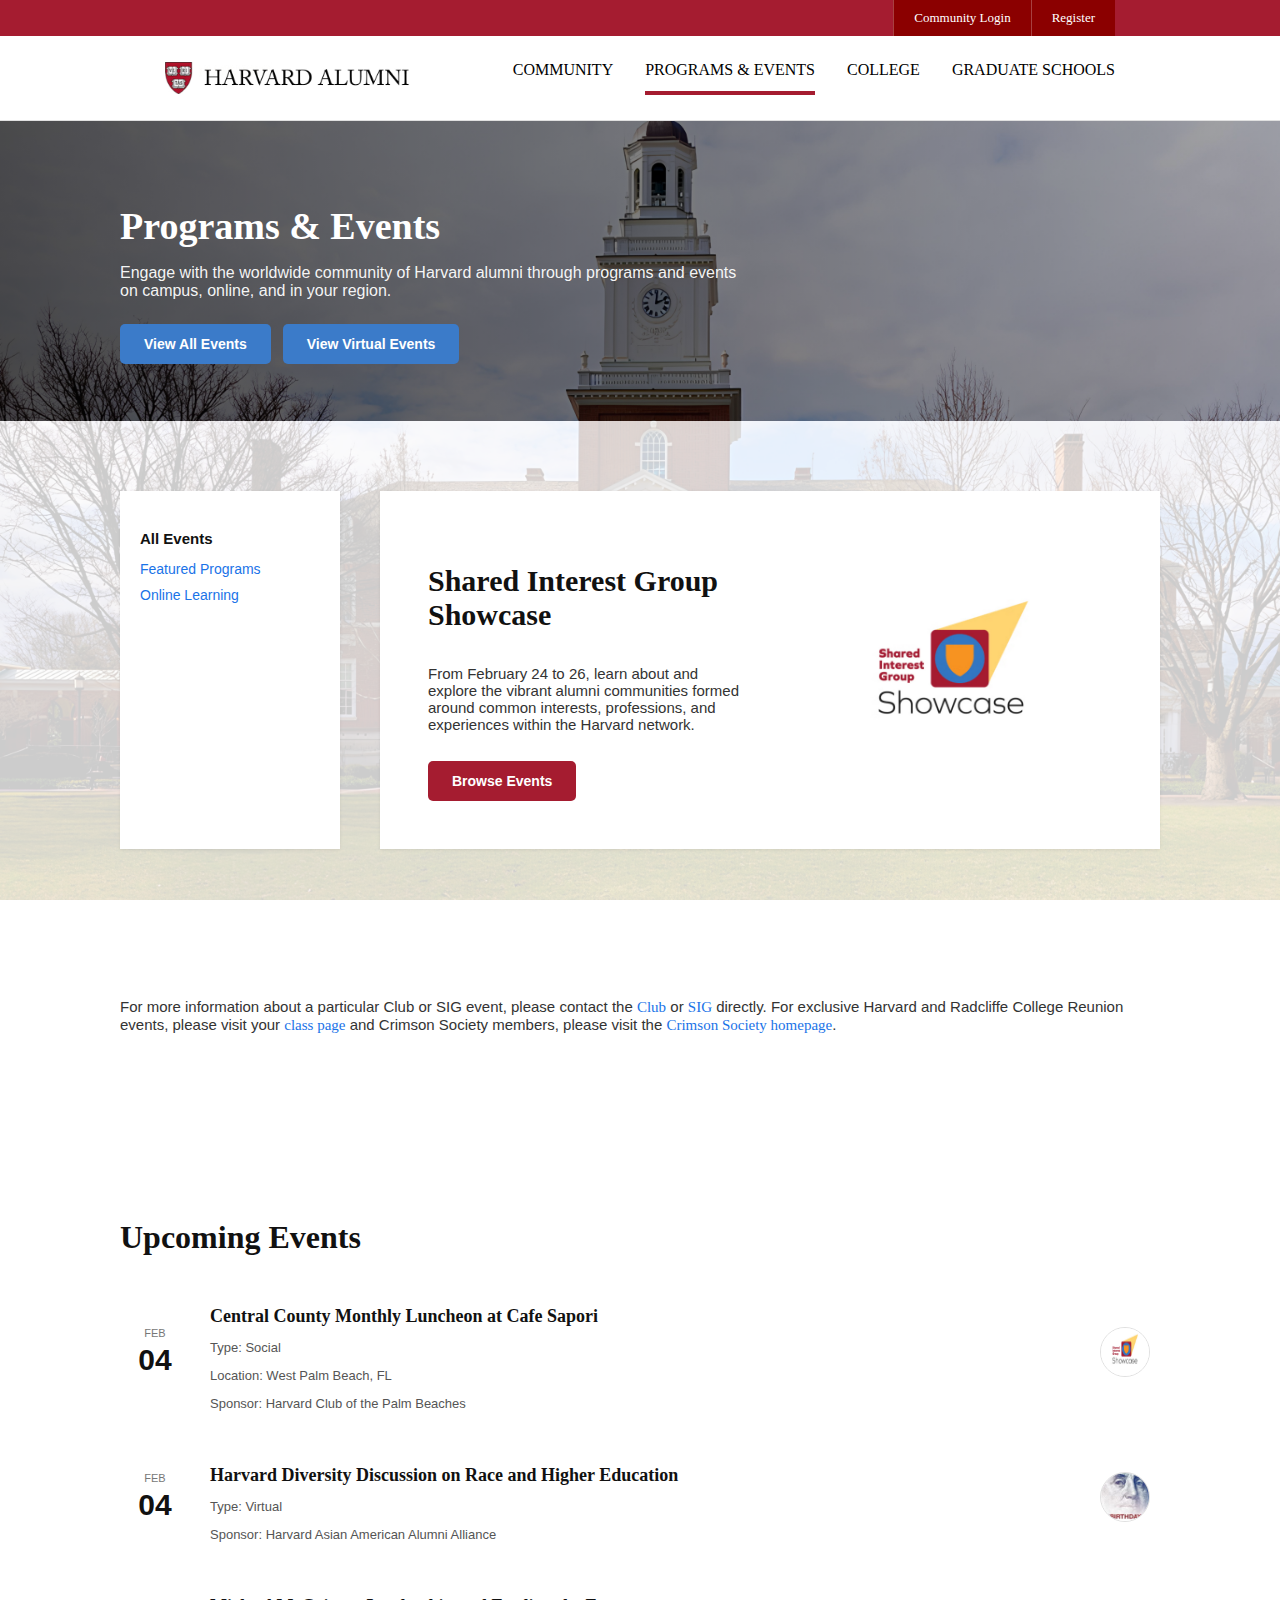
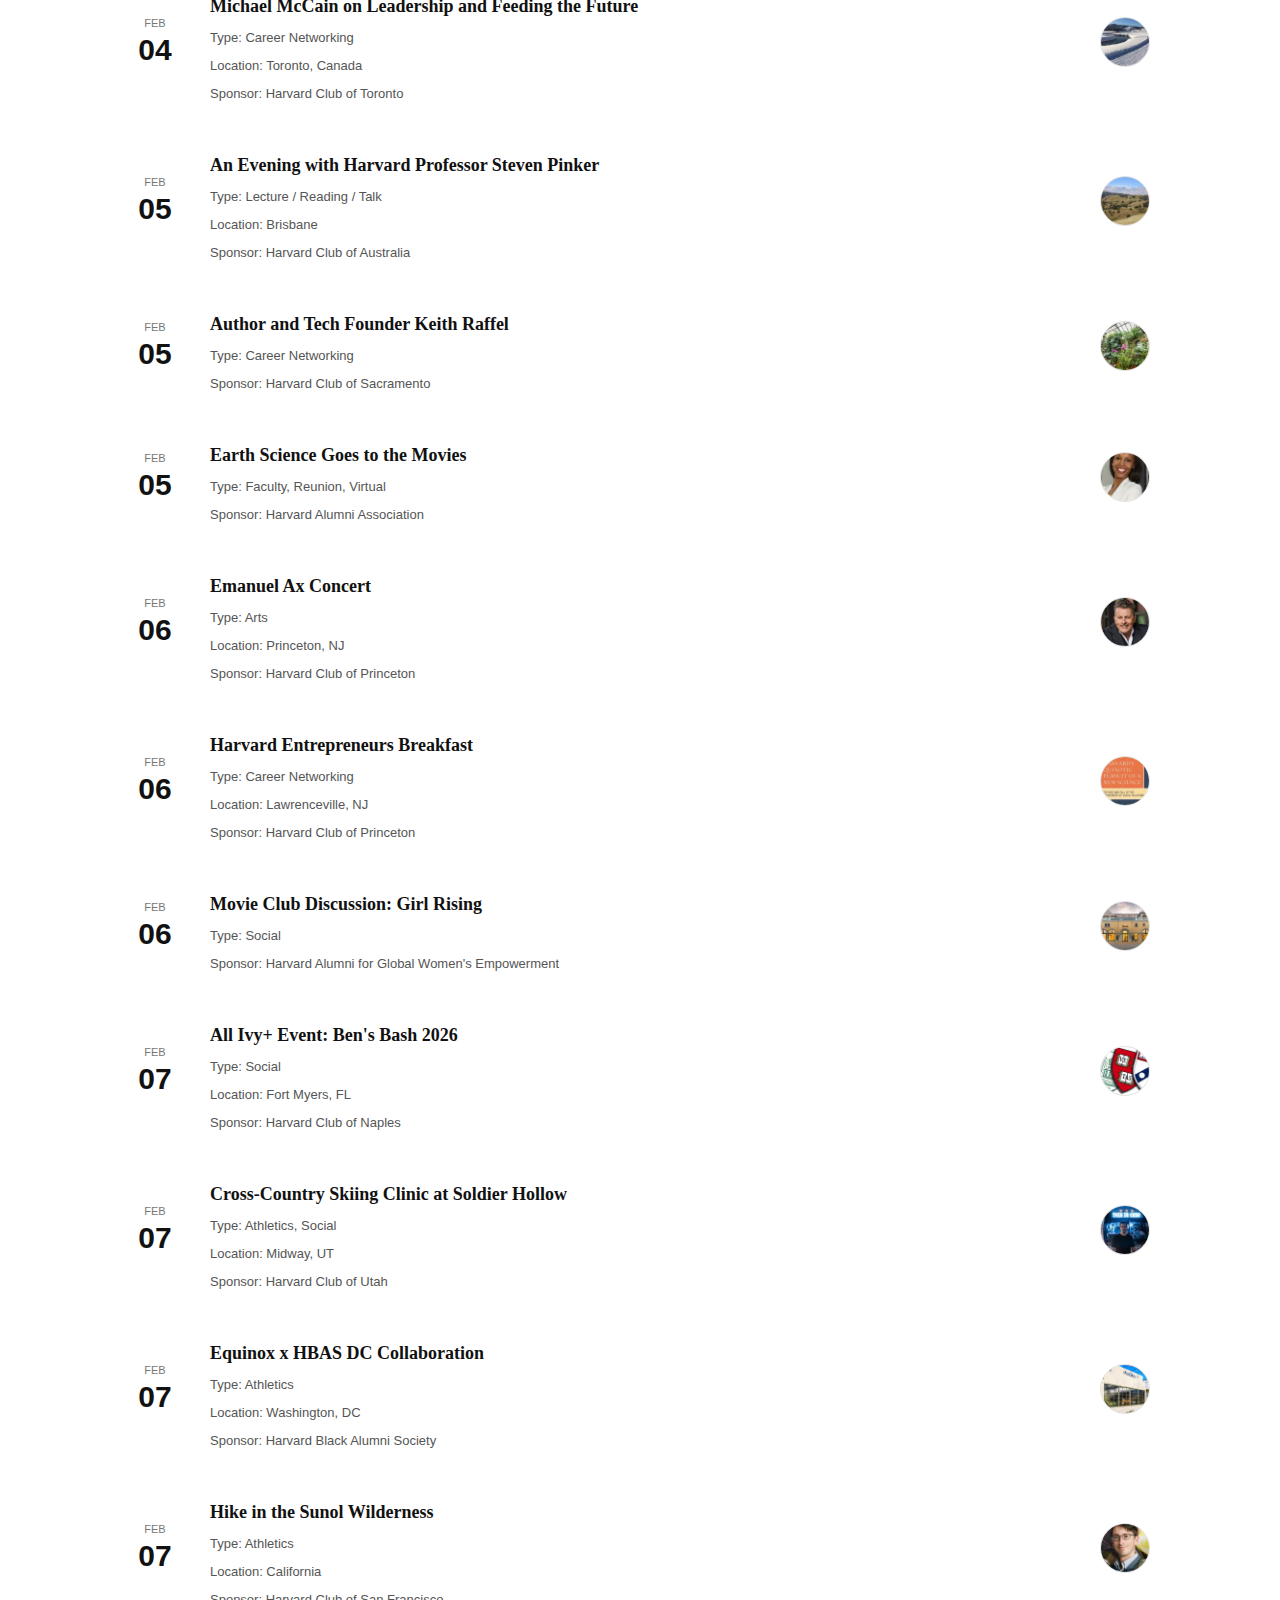
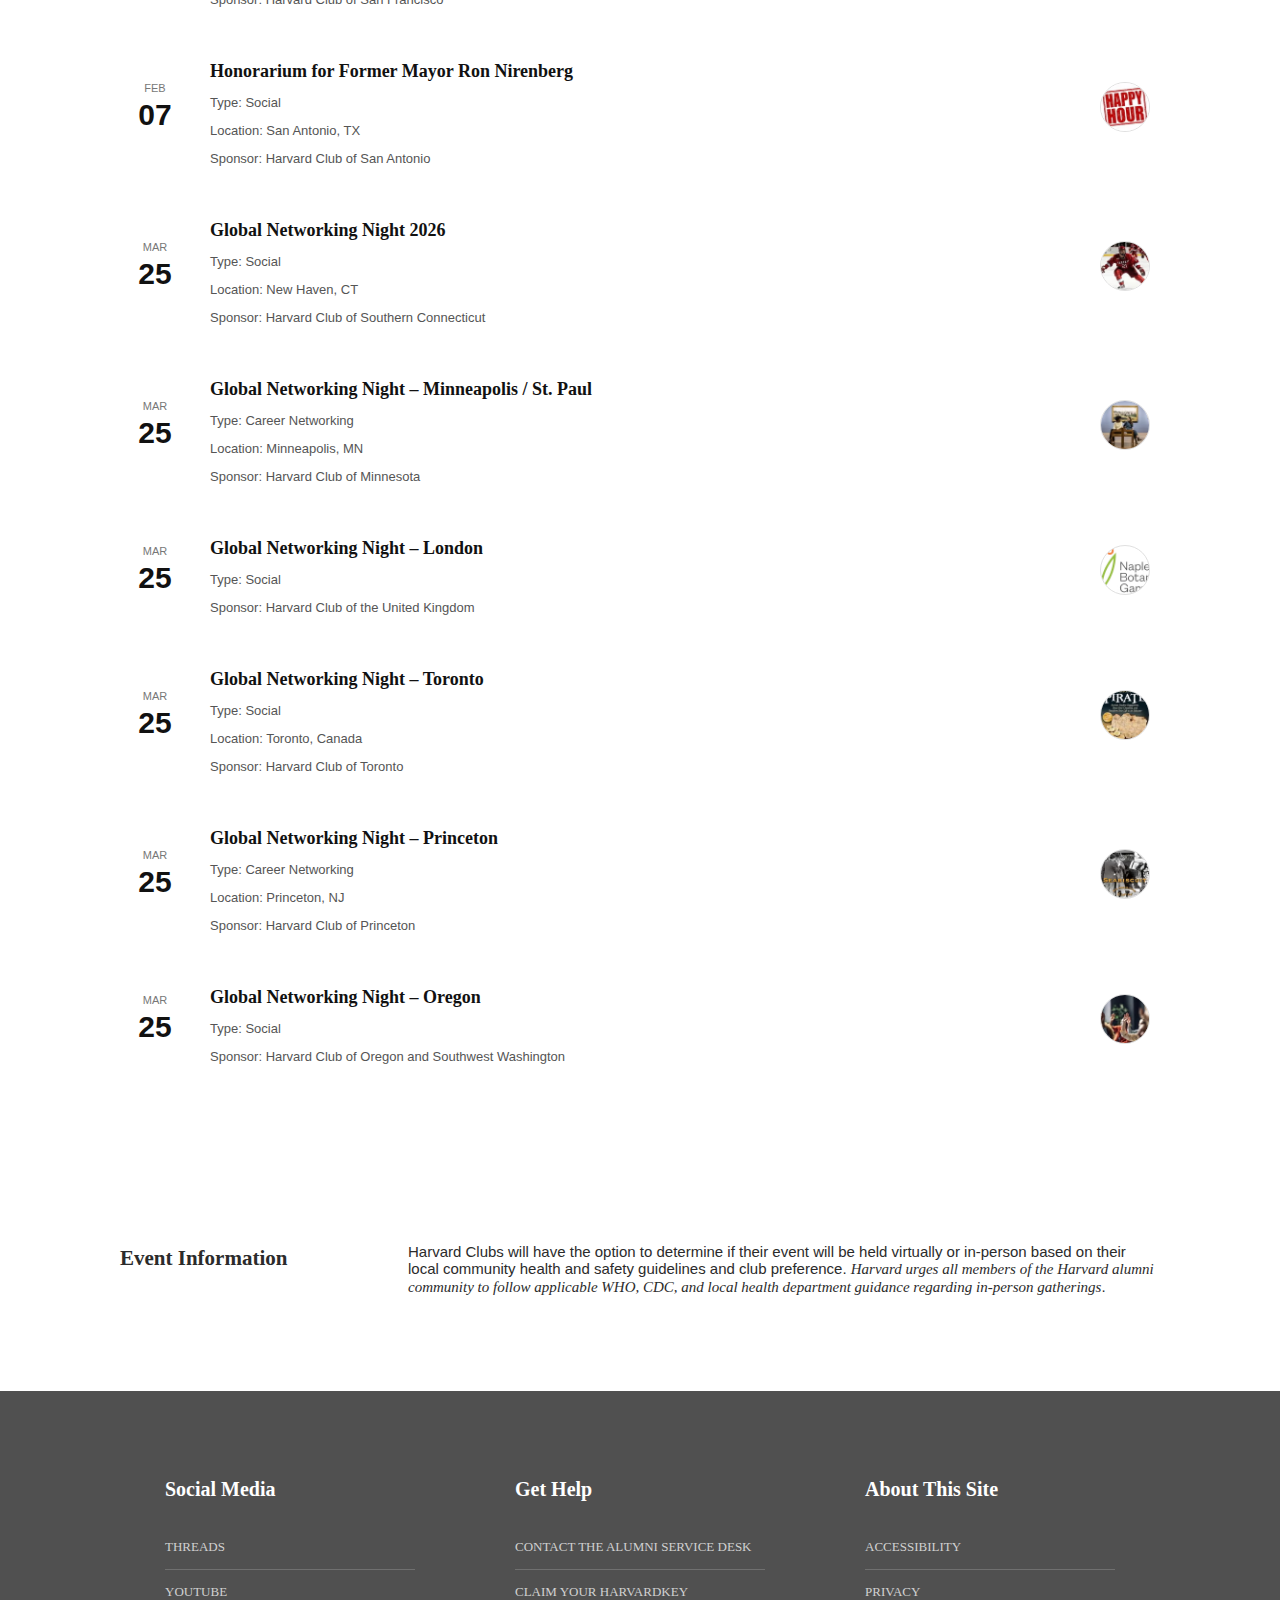
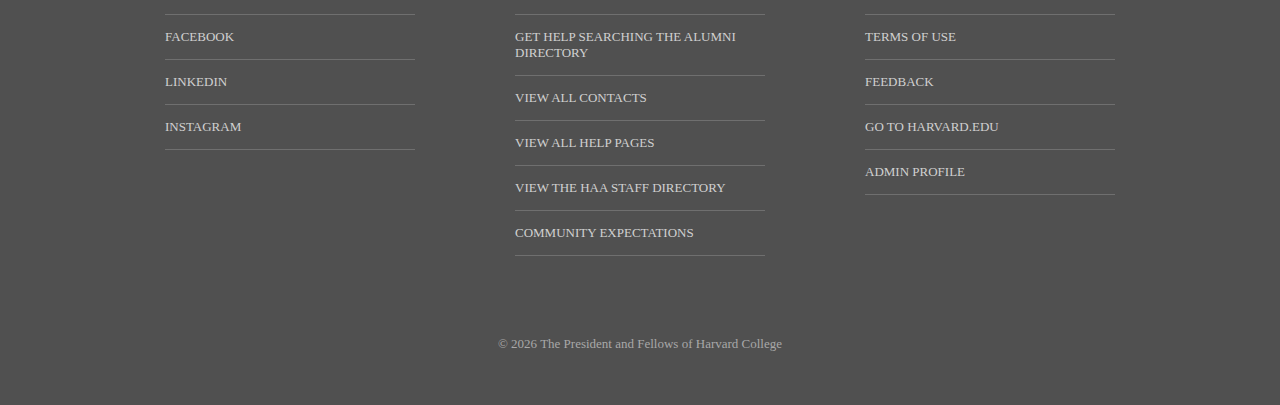
<file: programs.html>
<!DOCTYPE html>
<html lang="en">
<head>
    <title>Programs & Events | Harvard Alumni</title>
  <link rel="icon" href="Assets/favicon.png" type="image/png" sizes="32x32">
    <link rel="stylesheet" href="base.css">
    <link rel="stylesheet" href="programs.css">
</head>
<body>
<div class="haa-topbar">
  <div class="haa-layout__container">
    <a class="haa-topbar__link" href="comlogin.html" style="background-color: darkred;text-decoration: none; ">Community Login</a>
    <a class="haa-topbar__link" href="register.html" style="background-color: darkred; text-decoration: none; ">Register</a>
  </div>
</div>

<header class="haa-header">
  <div class="haa-layout__container haa-header__row">
    <a class="haa-header__logo" href="index.html">
      <img src="Assets/LOGO.avif" alt="Harvard Alumni">
    </a>

    <nav class="haa-nav">
      <ul>
        <li><a href="community.html">COMMUNITY</a></li>
        <li><a class="is-active" href="programs.html">PROGRAMS & EVENTS</a></li>
        <li><a href="college.html">COLLEGE</a></li>
        <li><a href="graduate.html">GRADUATE SCHOOLS</a></li>
      </ul>
    </nav>
  </div>
</header>

<main class="page-programs">

  <!-- SECTION 0: HERO -->
  <section class="programs-hero">
    <div class="programs-hero__overlay">
      <div class="programs-hero__container">
        <h1>Programs & Events</h1>
        <p>
          Engage with the worldwide community of Harvard alumni through programs
          and events on campus, online, and in your region.
        </p>
        <div class="programs-hero__buttons">
          <a class="programs-hero__btn" href="programs.html#events">View All Events</a>
          <a class="programs-hero__btn" href="programs.html#events">View Virtual Events</a>
        </div>
      </div>
    </div>
  </section>

  <!-- SECTION 1: MAIN CONTENT -->
  <section class="programs-main">
    <div class="programs-main__container">
      <!-- SECTION 2A: LEFT SIDEBAR -->
      <aside class="programs-sidebar">
        <h3>All Events</h3>
        <a href="#">Featured Programs</a>
        <a href="#">Online Learning</a>
      </aside>

      <!-- SECTION 2B: FEATURED EVENT -->
      <div class="programs-featured">
        <h2>Shared Interest Group Showcase</h2>
        <p>
          From February 24 to 26, learn about and explore the vibrant alumni communities formed around common interests, professions, and experiences within the Harvard network.
        </p>
        <a class="programs-featured__btn" href="programs.html#events">Browse Events</a>
        <img src="Assets/programs/1.avif" alt="Featured event image" class="programs-featured__image">
      </div>
    </div>
  </section>

  <!-- SECTION 2: INFORMATION -->
  <section class="programs-info">
    <div class="programs-container">
      <p>
        For more information about a particular Club or SIG event, please contact the <a href="#">Club</a> or <a href="#">SIG</a> directly. For exclusive Harvard and Radcliffe College Reunion events, please visit your <a href="#">class page</a> and Crimson Society members, please visit the <a href="#">Crimson Society homepage</a>.
      </p>
    </div>
  </section>

  <!-- SECTION 3: UPCOMING EVENTS -->
  <section class="programs-events" id="events">
    <div class="programs-container">
      <h2>Upcoming Events</h2>

      <div class="programs-events__list">
      <article class="programs-event">
        <div class="programs-event__date">
          <span class="programs-event__month">Feb</span>
          <span class="programs-event__day">04</span>
        </div>
        <div class="programs-event__content">
          <h3>Central County Monthly Luncheon at Cafe Sapori</h3>
          <p>Type: Social</p>
          <p>Location: West Palm Beach, FL</p>
          <p>Sponsor: Harvard Club of the Palm Beaches</p>
        </div>
        <img src="Assets/programs/1.avif" alt="Event speaker" class="programs-event__image-circle">
      </article>

      <article class="programs-event">
        <div class="programs-event__date">
          <span class="programs-event__month">Feb</span>
          <span class="programs-event__day">04</span>
        </div>
        <div class="programs-event__content">
          <h3>Harvard Diversity Discussion on Race and Higher Education</h3>
          <p>Type: Virtual</p>
          <p>Sponsor: Harvard Asian American Alumni Alliance</p>
        </div>
        <img src="Assets/programs/2.avif" alt="Event speaker" class="programs-event__image-circle">
      </article>

      <article class="programs-event">
        <div class="programs-event__date">
          <span class="programs-event__month">Feb</span>
          <span class="programs-event__day">04</span>
        </div>
        <div class="programs-event__content">
          <h3>Michael McCain on Leadership and Feeding the Future</h3>
          <p>Type: Career Networking</p>
          <p>Location: Toronto, Canada</p>
          <p>Sponsor: Harvard Club of Toronto</p>
        </div>
        <img src="Assets/programs/3.avif" alt="Event speaker" class="programs-event__image-circle">
      </article>

      <article class="programs-event">
        <div class="programs-event__date">
          <span class="programs-event__month">Feb</span>
          <span class="programs-event__day">05</span>
        </div>
        <div class="programs-event__content">
          <h3>An Evening with Harvard Professor Steven Pinker</h3>
          <p>Type: Lecture / Reading / Talk</p>
          <p>Location: Brisbane</p>
          <p>Sponsor: Harvard Club of Australia</p>
        </div>
        <img src="Assets/programs/4.avif" alt="Event speaker" class="programs-event__image-circle">
      </article>

      <article class="programs-event">
        <div class="programs-event__date">
          <span class="programs-event__month">Feb</span>
          <span class="programs-event__day">05</span>
        </div>
        <div class="programs-event__content">
          <h3>Author and Tech Founder Keith Raffel</h3>
          <p>Type: Career Networking</p>
          <p>Sponsor: Harvard Club of Sacramento</p>
        </div>
        <img src="Assets/programs/5.avif" alt="Event speaker" class="programs-event__image-circle">
      </article>

      <article class="programs-event">
        <div class="programs-event__date">
          <span class="programs-event__month">Feb</span>
          <span class="programs-event__day">05</span>
        </div>
        <div class="programs-event__content">
          <h3>Earth Science Goes to the Movies</h3>
          <p>Type: Faculty, Reunion, Virtual</p>
          <p>Sponsor: Harvard Alumni Association</p>
        </div>
        <img src="Assets/programs/6.avif" alt="Event speaker" class="programs-event__image-circle">
      </article>

      <article class="programs-event">
        <div class="programs-event__date">
          <span class="programs-event__month">Feb</span>
          <span class="programs-event__day">06</span>
        </div>
        <div class="programs-event__content">
          <h3>Emanuel Ax Concert</h3>
          <p>Type: Arts</p>
          <p>Location: Princeton, NJ</p>
          <p>Sponsor: Harvard Club of Princeton</p>
        </div>
        <img src="Assets/programs/7.avif" alt="Event speaker" class="programs-event__image-circle">
      </article>

      <article class="programs-event">
        <div class="programs-event__date">
          <span class="programs-event__month">Feb</span>
          <span class="programs-event__day">06</span>
        </div>
        <div class="programs-event__content">
          <h3>Harvard Entrepreneurs Breakfast</h3>
          <p>Type: Career Networking</p>
          <p>Location: Lawrenceville, NJ</p>
          <p>Sponsor: Harvard Club of Princeton</p>
        </div>
        <img src="Assets/programs/8.avif" alt="Event speaker" class="programs-event__image-circle">
      </article>

      <article class="programs-event">
        <div class="programs-event__date">
          <span class="programs-event__month">Feb</span>
          <span class="programs-event__day">06</span>
        </div>
        <div class="programs-event__content">
          <h3>Movie Club Discussion: Girl Rising</h3>
          <p>Type: Social</p>
          <p>Sponsor: Harvard Alumni for Global Women's Empowerment</p>
        </div>
        <img src="Assets/programs/9.avif" alt="Event speaker" class="programs-event__image-circle">
      </article>

      <article class="programs-event">
        <div class="programs-event__date">
          <span class="programs-event__month">Feb</span>
          <span class="programs-event__day">07</span>
        </div>
        <div class="programs-event__content">
          <h3>All Ivy+ Event: Ben's Bash 2026</h3>
          <p>Type: Social</p>
          <p>Location: Fort Myers, FL</p>
          <p>Sponsor: Harvard Club of Naples</p>
        </div>
        <img src="Assets/programs/10.avif" alt="Event speaker" class="programs-event__image-circle">
      </article>

      <article class="programs-event">
        <div class="programs-event__date">
          <span class="programs-event__month">Feb</span>
          <span class="programs-event__day">07</span>
        </div>
        <div class="programs-event__content">
          <h3>Cross-Country Skiing Clinic at Soldier Hollow</h3>
          <p>Type: Athletics, Social</p>
          <p>Location: Midway, UT</p>
          <p>Sponsor: Harvard Club of Utah</p>
        </div>
        <img src="Assets/programs/11.avif" alt="Event speaker" class="programs-event__image-circle">
      </article>

      <article class="programs-event">
        <div class="programs-event__date">
          <span class="programs-event__month">Feb</span>
          <span class="programs-event__day">07</span>
        </div>
        <div class="programs-event__content">
          <h3>Equinox x HBAS DC Collaboration</h3>
          <p>Type: Athletics</p>
          <p>Location: Washington, DC</p>
          <p>Sponsor: Harvard Black Alumni Society</p>
        </div>
        <img src="Assets/programs/12.avif" alt="Event speaker" class="programs-event__image-circle">
      </article>

      <article class="programs-event">
        <div class="programs-event__date">
          <span class="programs-event__month">Feb</span>
          <span class="programs-event__day">07</span>
        </div>
        <div class="programs-event__content">
          <h3>Hike in the Sunol Wilderness</h3>
          <p>Type: Athletics</p>
          <p>Location: California</p>
          <p>Sponsor: Harvard Club of San Francisco</p>
        </div>
        <img src="Assets/programs/13.avif" alt="Event speaker" class="programs-event__image-circle">
      </article>

      <article class="programs-event">
        <div class="programs-event__date">
          <span class="programs-event__month">Feb</span>
          <span class="programs-event__day">07</span>
        </div>
        <div class="programs-event__content">
          <h3>Honorarium for Former Mayor Ron Nirenberg</h3>
          <p>Type: Social</p>
          <p>Location: San Antonio, TX</p>
          <p>Sponsor: Harvard Club of San Antonio</p>
        </div>
        <img src="Assets/programs/14.avif" alt="Event speaker" class="programs-event__image-circle">
      </article>

      <article class="programs-event">
        <div class="programs-event__date">
          <span class="programs-event__month">Mar</span>
          <span class="programs-event__day">25</span>
        </div>
        <div class="programs-event__content">
          <h3>Global Networking Night 2026</h3>
          <p>Type: Social</p>
          <p>Location: New Haven, CT</p>
          <p>Sponsor: Harvard Club of Southern Connecticut</p>
        </div>
        <img src="Assets/programs/15.avif" alt="Event speaker" class="programs-event__image-circle">
      </article>

      <article class="programs-event">
        <div class="programs-event__date">
          <span class="programs-event__month">Mar</span>
          <span class="programs-event__day">25</span>
        </div>
        <div class="programs-event__content">
          <h3>Global Networking Night – Minneapolis / St. Paul</h3>
          <p>Type: Career Networking</p>
          <p>Location: Minneapolis, MN</p>
          <p>Sponsor: Harvard Club of Minnesota</p>
        </div>
        <img src="Assets/programs/16.avif" alt="Event speaker" class="programs-event__image-circle">
      </article>

      <article class="programs-event">
        <div class="programs-event__date">
          <span class="programs-event__month">Mar</span>
          <span class="programs-event__day">25</span>
        </div>
        <div class="programs-event__content">
          <h3>Global Networking Night – London</h3>
          <p>Type: Social</p>
          <p>Sponsor: Harvard Club of the United Kingdom</p>
        </div>
        <img src="Assets/programs/17.avif" alt="Event speaker" class="programs-event__image-circle">
      </article>

      <article class="programs-event">
        <div class="programs-event__date">
          <span class="programs-event__month">Mar</span>
          <span class="programs-event__day">25</span>
        </div>
        <div class="programs-event__content">
          <h3>Global Networking Night – Toronto</h3>
          <p>Type: Social</p>
          <p>Location: Toronto, Canada</p>
          <p>Sponsor: Harvard Club of Toronto</p>
        </div>
        <img src="Assets/programs/18.avif" alt="Event speaker" class="programs-event__image-circle">
      </article>

      <article class="programs-event">
        <div class="programs-event__date">
          <span class="programs-event__month">Mar</span>
          <span class="programs-event__day">25</span>
        </div>
        <div class="programs-event__content">
          <h3>Global Networking Night – Princeton</h3>
          <p>Type: Career Networking</p>
          <p>Location: Princeton, NJ</p>
          <p>Sponsor: Harvard Club of Princeton</p>
        </div>
        <img src="Assets/programs/19.avif" alt="Event speaker" class="programs-event__image-circle">
      </article>

      <article class="programs-event">
        <div class="programs-event__date">
          <span class="programs-event__month">Mar</span>
          <span class="programs-event__day">25</span>
        </div>
        <div class="programs-event__content">
          <h3>Global Networking Night – Oregon</h3>
          <p>Type: Social</p>
          <p>Sponsor: Harvard Club of Oregon and Southwest Washington</p>
        </div>
        <img src="Assets/programs/20.avif" alt="Event speaker" class="programs-event__image-circle">
      </article>
    </div>
  </div>
</section>

  <!-- SECTION 4: EVENT INFORMATION -->
  <section class="programs-footer-info">
    <div class="programs-footer-info__container">
      <h2>Event Information</h2>
      <div>
        <p>
          Harvard Clubs will have the option to determine if their event will be held virtually or in-person based on their local community health and safety guidelines and club preference. <em>Harvard urges all members of the Harvard alumni community to follow applicable WHO, CDC, and local health department guidance regarding in-person gatherings</em>.
        </p>
      </div>
    </div>
  </section>

</main>

<footer class="haa-footer">
  <div class="haa-layout__container haa-footer__grid">
    <section>
      <h2>Social Media</h2>
      <a href="#">THREADS</a>
      <a href="#">YOUTUBE</a>
      <a href="#">FACEBOOK</a>
      <a href="#">LINKEDIN</a>
      <a href="#">INSTAGRAM</a>
    </section>

    <section>
      <h2>Get Help</h2>
      <a href="#">CONTACT THE ALUMNI SERVICE DESK</a>
      <a href="#">CLAIM YOUR HARVARDKEY</a>
      <a href="#">GET HELP SEARCHING THE ALUMNI DIRECTORY</a>
      <a href="#">VIEW ALL CONTACTS</a>
      <a href="#">VIEW ALL HELP PAGES</a>
      <a href="#">VIEW THE HAA STAFF DIRECTORY</a>
      <a href="#">COMMUNITY EXPECTATIONS</a>
    </section>

    <section>
      <h2>About This Site</h2>
      <a href="#">ACCESSIBILITY</a>
      <a href="#">PRIVACY</a>
      <a href="#">TERMS OF USE</a>
      <a href="#">FEEDBACK</a>
      <a href="#">GO TO HARVARD.EDU</a>
      <a href="#">ADMIN PROFILE</a>
    </section>
  </div>

  <p class="haa-footer__copy">
    © 2026 The President and Fellows of Harvard College
  </p>
</footer>

</body>
</html>
</file>
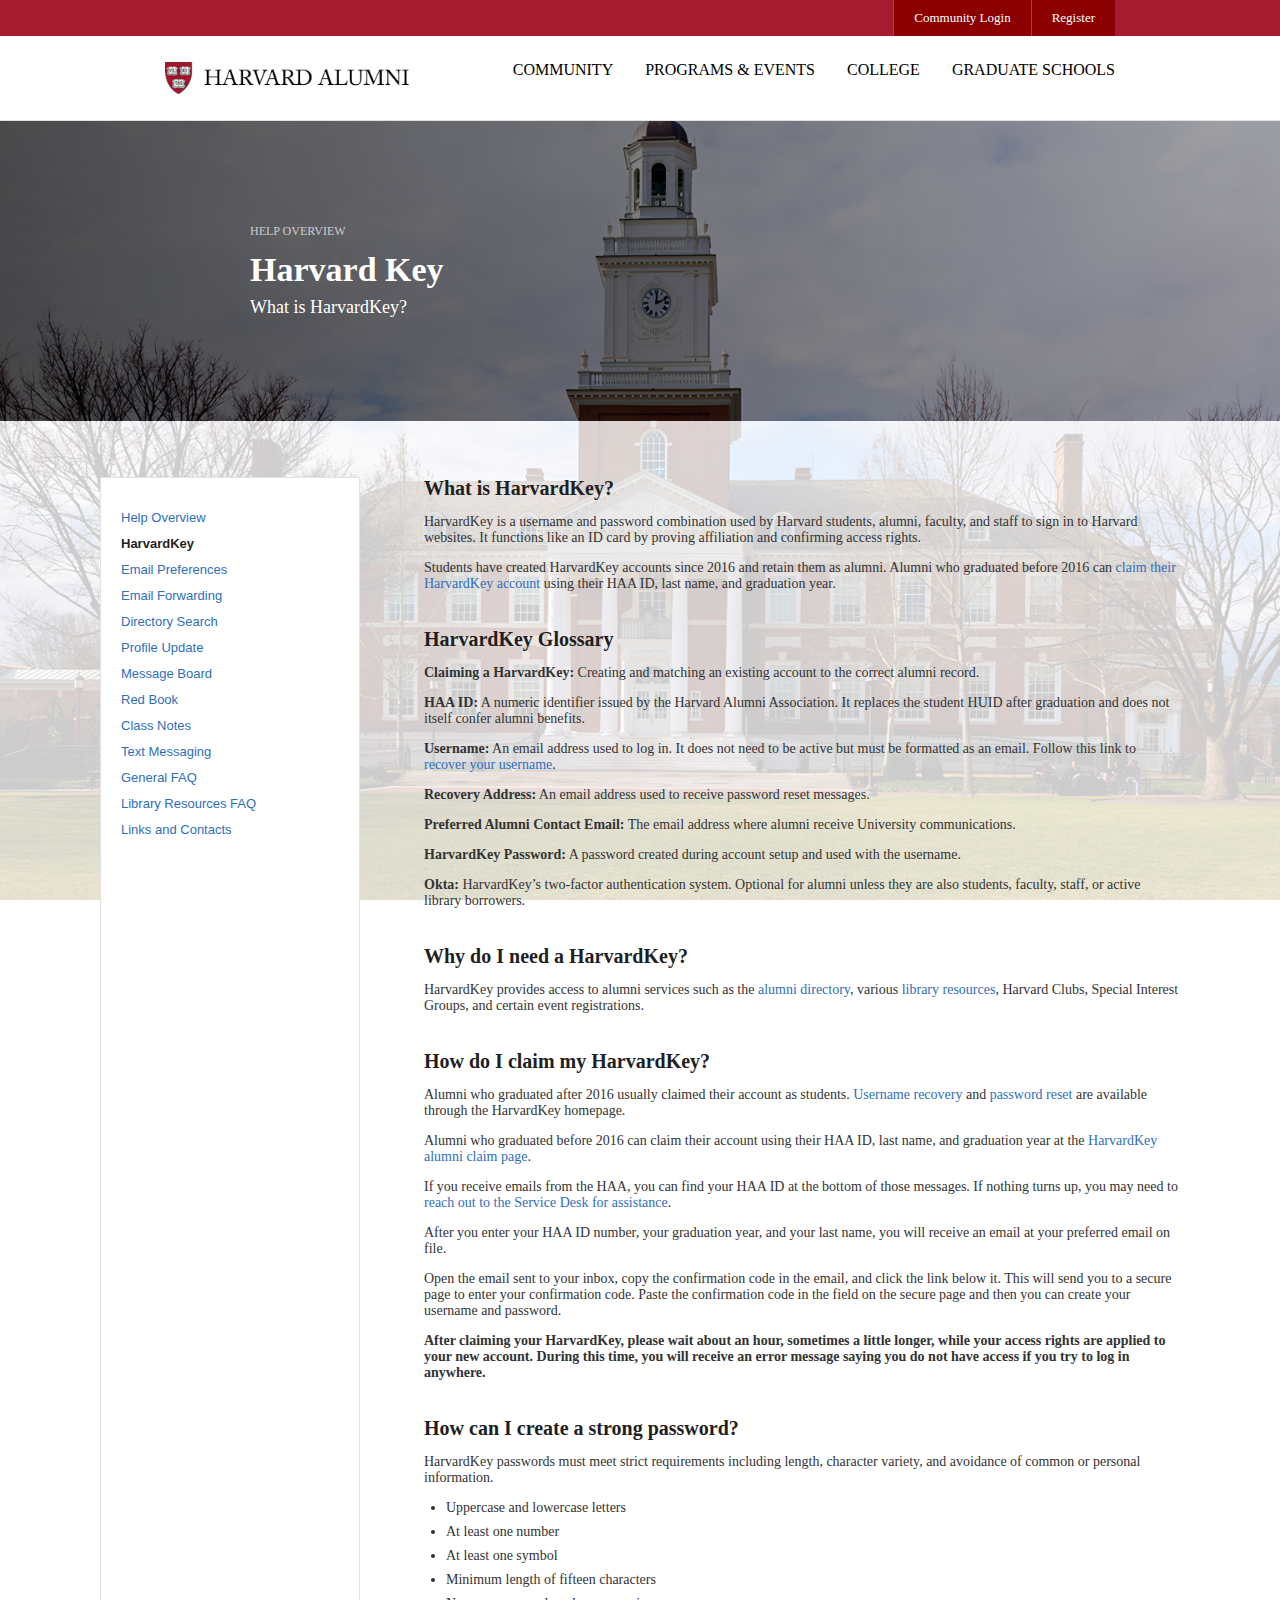
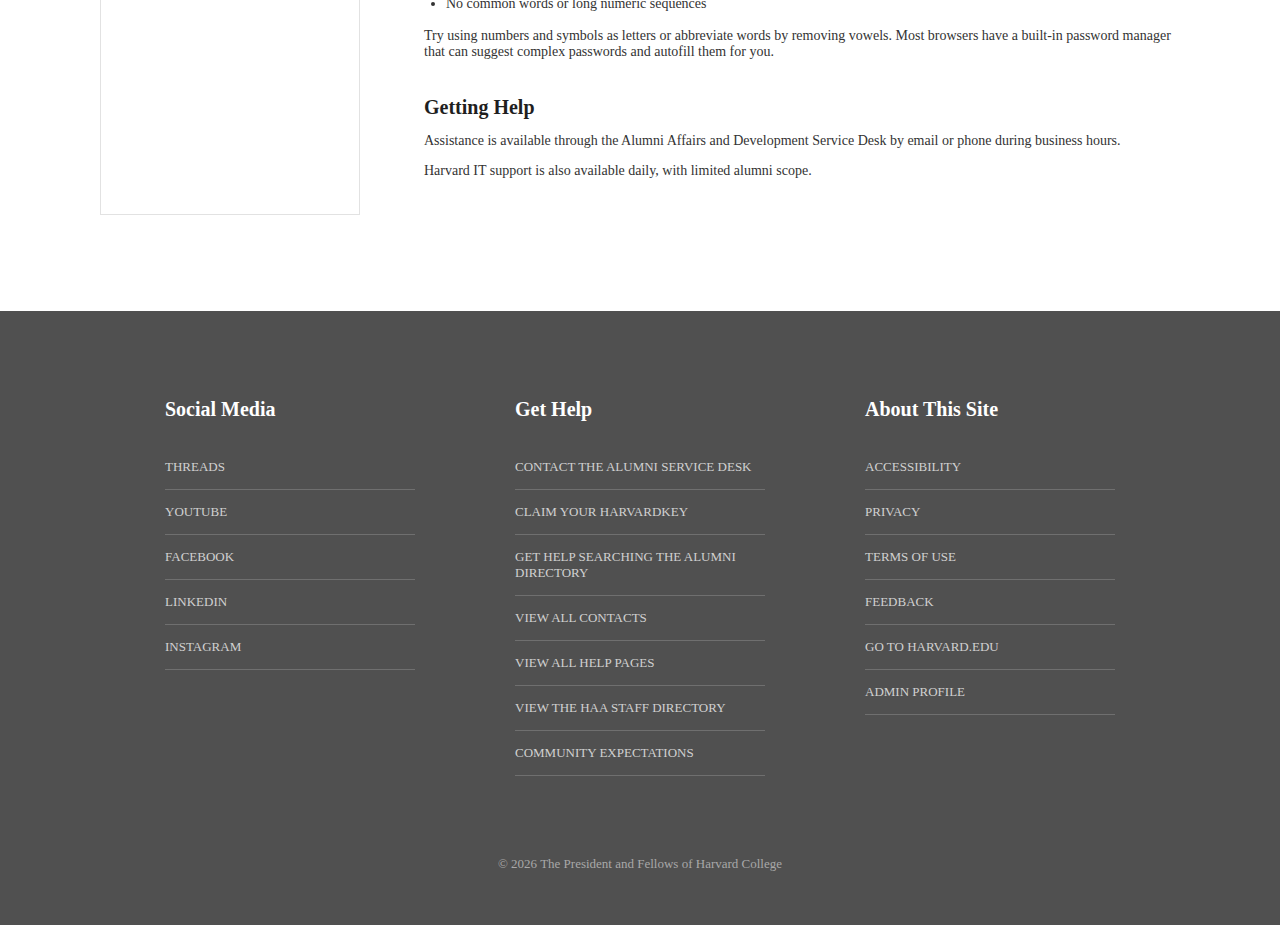
<file: register.html>
<!DOCTYPE html>
<html lang="en">
<head>
    <title>HarvardKey | Register</title>
  <link rel="icon" href="Assets/favicon.png" type="image/png" sizes="32x32">
    <link rel="stylesheet" href="base.css">
    <link rel="stylesheet" href="register.css">
</head>
<body>

<div class="haa-topbar">
  <div class="haa-layout__container">
    <a class="haa-topbar__link" href="comlogin.html" style="background-color: darkred;text-decoration: none;">Community Login</a>
    <a class="haa-topbar__link" href="register.html" style="background-color: darkred; text-decoration: none;">Register</a>
  </div>
</div>

<header class="haa-header">
  <div class="haa-layout__container haa-header__row">
    <a class="haa-header__logo" href="index.html">
      <img src="Assets/LOGO.avif" alt="Harvard Alumni">
    </a>

    <nav class="haa-nav">
      <ul>
        <li><a href="community.html">COMMUNITY</a></li>
        <li><a href="programs.html">PROGRAMS & EVENTS</a></li>
        <li><a href="college.html">COLLEGE</a></li>
        <li><a href="graduate.html">GRADUATE SCHOOLS</a></li>
      </ul>
    </nav>
  </div>
</header>

<main class="page-register">
  <!-- SECTION 0: HERO -->
  <section class="register-hero">
    <div class="register-hero__overlay">
      <div class="register-hero__inner">
        <p class="register-hero__eyebrow">HELP OVERVIEW</p>
        <h1>Harvard Key</h1>
        <p class="register-hero__subtitle">What is HarvardKey?</p>
      </div>
    </div>
  </section>

  <!-- SECTION 1: HELP CONTENT -->
  <section class="register-content">
    <div class="register-content__inner">
      <aside class="register-sidebar">
        <nav>
          <ul>
            <li><a href="#">Help Overview</a></li>
            <li><a class="is-active" href="#">HarvardKey</a></li>
            <li><a href="#">Email Preferences</a></li>
            <li><a href="#">Email Forwarding</a></li>
            <li><a href="#">Directory Search</a></li>
            <li><a href="#">Profile Update</a></li>
            <li><a href="#">Message Board</a></li>
            <li><a href="#">Red Book</a></li>
            <li><a href="#">Class Notes</a></li>
            <li><a href="#">Text Messaging</a></li>
            <li><a href="#">General FAQ</a></li>
            <li><a href="#">Library Resources FAQ</a></li>
            <li><a href="#">Links and Contacts</a></li>
          </ul>
        </nav>
      </aside>

      <div class="register-article">
        <section>
          <h2>What is HarvardKey?</h2>
          <p>
            HarvardKey is a username and password combination used by Harvard students,
            alumni, faculty, and staff to sign in to Harvard websites. It functions like
            an ID card by proving affiliation and confirming access rights.
          </p>

          <p>
            Students have created HarvardKey accounts since 2016 and retain them as
            alumni. Alumni who graduated before 2016 can
            <a href="#">claim their HarvardKey account</a> using their HAA ID, last name,
            and graduation year.
          </p>
        </section>

        <section>
          <h2>HarvardKey Glossary</h2>

          <p>
            <strong>Claiming a HarvardKey:</strong>
            Creating and matching an existing account to the correct alumni record.
          </p>

          <p>
            <strong>HAA ID:</strong>
            A numeric identifier issued by the Harvard Alumni Association. It replaces
            the student HUID after graduation and does not itself confer alumni benefits.
          </p>

          <p>
            <strong>Username:</strong>
            An email address used to log in. It does not need to be active but must be
            formatted as an email. Follow this link to <a href="#">recover your username</a>.
          </p>

          <p>
            <strong>Recovery Address:</strong>
            An email address used to receive password reset messages.
          </p>

          <p>
            <strong>Preferred Alumni Contact Email:</strong>
            The email address where alumni receive University communications.
          </p>

          <p>
            <strong>HarvardKey Password:</strong>
            A password created during account setup and used with the username.
          </p>

          <p>
            <strong>Okta:</strong>
            HarvardKey’s two-factor authentication system. Optional for alumni unless
            they are also students, faculty, staff, or active library borrowers.
          </p>
        </section>

        <section>
          <h2>Why do I need a HarvardKey?</h2>
          <p>
            HarvardKey provides access to alumni services such as the
            <a href="#">alumni directory</a>, various <a href="#">library resources</a>,
            Harvard Clubs, Special Interest Groups, and certain event registrations.
          </p>
        </section>

        <section>
          <h2>How do I claim my HarvardKey?</h2>

          <p>
            Alumni who graduated after 2016 usually claimed their account as students.
            <a href="#">Username recovery</a> and <a href="#">password reset</a> are available
            through the HarvardKey homepage.
          </p>

          <p>
            Alumni who graduated before 2016 can claim their account using their HAA ID,
            last name, and graduation year at the <a href="#">HarvardKey alumni claim page</a>.
          </p>

          <p>
            If you receive emails from the HAA, you can find your HAA ID at the bottom of
            those messages. If nothing turns up, you may need to
            <a href="#">reach out to the Service Desk for assistance</a>.
          </p>

          <p>
            After you enter your HAA ID number, your graduation year, and your last name,
            you will receive an email at your preferred email on file.
          </p>

          <p>
            Open the email sent to your inbox, copy the confirmation code in the email,
            and click the link below it. This will send you to a secure page to enter
            your confirmation code. Paste the confirmation code in the field on the
            secure page and then you can create your username and password.
          </p>

          <p><strong>
            After claiming your HarvardKey, please wait about an hour, sometimes a little
            longer, while your access rights are applied to your new account. During this
            time, you will receive an error message saying you do not have access if you
            try to log in anywhere.
          </strong></p>
        </section>

        <section>
          <h2>How can I create a strong password?</h2>

          <p>
            HarvardKey passwords must meet strict requirements including length,
            character variety, and avoidance of common or personal information.
          </p>

          <ul>
            <li>Uppercase and lowercase letters</li>
            <li>At least one number</li>
            <li>At least one symbol</li>
            <li>Minimum length of fifteen characters</li>
            <li>No common words or long numeric sequences</li>
          </ul>

          <p>
            Try using numbers and symbols as letters or abbreviate words by removing
            vowels. Most browsers have a built-in password manager that can suggest
            complex passwords and autofill them for you.
          </p>
        </section>

        <section>
          <h2>Getting Help</h2>

          <p>
            Assistance is available through the Alumni Affairs and Development Service
            Desk by email or phone during business hours.
          </p>

          <p>
            Harvard IT support is also available daily, with limited alumni scope.
          </p>
        </section>
      </div>
    </div>
  </section>
</main>

<footer class="haa-footer">
  <div class="haa-layout__container haa-footer__grid">
    <section>
      <h2>Social Media</h2>
      <a href="#">THREADS</a>
      <a href="#">YOUTUBE</a>
      <a href="#">FACEBOOK</a>
      <a href="#">LINKEDIN</a>
      <a href="#">INSTAGRAM</a>
    </section>

    <section>
      <h2>Get Help</h2>
      <a href="#">CONTACT THE ALUMNI SERVICE DESK</a>
      <a href="#">CLAIM YOUR HARVARDKEY</a>
      <a href="#">GET HELP SEARCHING THE ALUMNI DIRECTORY</a>
      <a href="#">VIEW ALL CONTACTS</a>
      <a href="#">VIEW ALL HELP PAGES</a>
      <a href="#">VIEW THE HAA STAFF DIRECTORY</a>
      <a href="#">COMMUNITY EXPECTATIONS</a>
    </section>

    <section>
      <h2>About This Site</h2>
      <a href="#">ACCESSIBILITY</a>
      <a href="#">PRIVACY</a>
      <a href="#">TERMS OF USE</a>
      <a href="#">FEEDBACK</a>
      <a href="#">GO TO HARVARD.EDU</a>
      <a href="#">ADMIN PROFILE</a>
    </section>
  </div>

  <p class="haa-footer__copy">
    © 2026 The President and Fellows of Harvard College
  </p>
</footer>

</body>
</html>
</file>
<file: base.css>
/* Samarth */

* {
  box-sizing: border-box;
  font-family: "Open Sans", serif;
}

body {
  margin: 0;
  font-size: 14px;
  color: #212529;
}

.haa-layout__container {
  max-width: 1010px;
  margin-left: auto;
  margin-right: auto;
  padding-left: 30px;
  padding-right: 30px;
}

.haa-topbar {
  background-color: #a51c30;
  font-size: 13px;
}

.haa-topbar .haa-layout__container {
  display: flex;
  justify-content: flex-end;
}

.haa-topbar__link {
  color: #ffffff;
  padding: 10px 20px;
  border-left: 1px solid rgba(255,255,255,0.25);
}

.haa-topbar__link:hover {
  background-color: #8a1727;
}

.haa-header {
  background-color: #ffffff;
  border-bottom: 1px solid #e0e0e0;
}

.haa-header__row {
  display: flex;
  align-items: center;
  justify-content: space-between;
  height: 84px;
  padding-top: 8px;
  padding-bottom: 8px;
}

.haa-header__logo {
  display: flex;
  align-items: center;
}

.haa-header__logo img {
  height: 32px;
  width: auto;
  display: block;
}

.haa-search-menu {
  display: flex;
  align-items: center;
  gap: 30px;
  font-size: 13px;
  color: #000000;
  cursor: pointer;
  font-weight: 1000;
}

.haa-search-menu__icon,
.haa-search-menu__trigger {
  padding: 0;
}

.haa-search-menu__icon:hover,
.haa-search-menu__trigger:hover {
  opacity: 0.6;
}

.haa-nav ul {
  list-style: none;
  margin: 0;
  padding: 0;
  display: flex;
}

.haa-nav li {
  margin-left: 32px;
}

.haa-nav a {
  text-decoration: none;
  font-weight: 400;
  color: #000000;
  font-size: 16px;
  display: inline-block;
  padding-bottom: 12px;
  border-bottom: 4px solid transparent;
}

.haa-nav a:hover {
  text-decoration: none;
}

.haa-nav a:hover,
.haa-nav a.is-active {
  border-bottom-color: #a51c30;
}

main {
  background-image: url("Assets/BG.jpeg");
  background-attachment: fixed;
  background-size: cover;
  background-position: center;
}

.home-section {
  background-color: rgba(255, 255, 255, 0.85);
  color: #212529;
}

.home-feature--red {
  background-color: rgba(142, 16, 22, 0.85);
}

.home-under30 {
  background-color: rgba(42, 36, 33, 0.85);
}

.home-stories {
  background-color: rgba(247, 247, 247, 0.85);
}

.home-forward {
  background-color: rgba(142, 16, 22, 0.85);
}

.home-hero {
  background-attachment: scroll;
  background-color: transparent;
}

.haa-footer {
  background-color: #505050;
  color: #ffffff;
  padding-top: 70px;
  padding-bottom: 40px;
}

.haa-footer__grid {
  display: grid;
  grid-template-columns: 1fr 1fr 1fr;
  column-gap: 100px;
}

.haa-footer h2 {
  font-size: 20px;
  margin-bottom: 24px;
  font-weight: 700;
}

.haa-footer a {
  display: block;
  color: #d0d0d0;
  text-decoration: none;
  padding: 14px 0;
  border-bottom: 1px solid rgba(255,255,255,0.18);
  font-size: 13px;
  font-weight: 400;
}

.haa-footer a:hover {
  color: #ffffff;
}

.haa-footer__copy {
  text-align: center;
  margin-top: 80px;
  font-size: 13px;
  color: #a8a8a8;
}

a.home-btn,
a.community-hero__btn,
a.community-contact__btn,
a.programs-hero__btn,
a.programs-featured__btn,
a.college-hero__btn,
a.college-social-btn,
a.graduate-hero__btn,
a.graduate-card__btn {
  text-decoration: none;
  display: inline-block;
}
</file>
<file: index.css>
.page-home {
	background-color: #f2f2f0;
	color: #2b2b2b;
}

.page-home h1,
.page-home h2,
.page-home h3 {
	font-family: "Georgia", "Times New Roman", serif;
	color: #111111;
}

.page-home p,
.page-home button,
.page-home time {
	font-family: "Helvetica Neue", Arial, sans-serif;
}


.home-section__inner {
	max-width: 1100px;
	margin-left: auto;
	margin-right: auto;
	padding-left: 30px;
	padding-right: 30px;
}

.home-btn {
	border: none;
	border-radius: 4px;
	font-size: 13px;
	font-weight: 700;
	padding: 12px 24px;
	cursor: pointer;
}

.home-btn--primary {
	background-color: #8e1016;
	color: #ffffff;
}

.home-btn--light {
	background-color: #ffffff;
	color: #111111;
}

.home-btn--outline {
	background-color: transparent;
	color: #1e4b8f;
	border: 1px solid #1e4b8f;
	padding: 10px 18px;
}

.home-btn--primary:hover {
	background-color: #7a0d13;
}

.home-btn--light:hover {
	background-color: #f0f0f0;
}

.home-btn--outline:hover {
	background-color: #e6eef9;
	border-color: #163a73;
	color: #163a73;
}

.home-hero {
	position: relative;
	min-height: 480px;
}

.home-hero__overlay {
	background: linear-gradient(to right, rgba(0, 0, 0, 0.55), rgba(0, 0, 0, 0.2));
	padding: 110px 0;
	display: flex;
	align-items: center;
	min-height: 480px;
}

.home-hero__content {
	max-width: 1100px;
	width: 100%;
	margin-left: auto;
	margin-right: auto;
	padding-left: 30px;
	padding-right: 30px;
	color: #ffffff;
}

.home-hero__content h1 {
	font-size: 56px;
	margin-bottom: 20px;
	color: #ffffff;
	font-weight: 700;
}

.home-hero__content p {
	font-size: 18px;
	max-width: 520px;
	margin-bottom: 28px;
	color: #f2f2f0;
}

.home-feature {
	background-color: rgba(255, 255, 255, 0.78);
	padding: 96px 0;
}

.home-feature--red {
	background-color: rgba(142, 16, 22, 0.82);
	color: #ffffff;
}

.home-feature--red h2,
.home-feature--red p {
	color: #ffffff;
}

.home-split {
	display: grid;
	grid-template-columns: 1fr 1fr;
	gap: 56px;
	align-items: center;
}

.home-split__text h2 {
	font-size: 34px;
	margin-bottom: 16px;
}

.home-split__text p {
	font-size: 17px;
	max-width: 480px;
	margin-bottom: 28px;
}

.home-split__media img {
	width: 100%;
	height: auto;
	display: block;
}

.home-under30 {
	background-color: rgba(42, 36, 33, 0.82);
	color: #ffffff;
	padding: 96px 0;
}

.home-under30__grid {
	display: grid;
	grid-template-columns: 1fr 1fr;
	gap: 56px;
}

.home-under30__text h2 {
	font-size: 32px;
	color: #ffffff;
}

.home-under30__text p {
	font-size: 16px;
	color: #f7f7f7;
	margin-bottom: 28px;
}

.home-under30__faces {
	display: block;
}

.home-under30__faces img {
	width: 100%;
	height: auto;
	border-radius: 4px;
}

.home-stories {
	background-color: rgba(247, 247, 247, 0.8);
	padding: 96px 0;
}

.home-stories__grid {
	display: grid;
	grid-template-columns: 1fr 1fr;
	gap: 64px;
}

.home-stories__column h2,
.home-events h2 {
	font-size: 30px;
	margin-bottom: 24px;
}

.home-story {
	display: grid;
	grid-template-columns: 140px 1fr;
	gap: 20px;
	margin-bottom: 24px;
}

.home-story img {
	width: 140px;
	height: 100px;
}

.home-story h3 {
	font-size: 18px;
	margin-bottom: 6px;
}

.home-story p {
	margin-bottom: 8px;
	font-size: 14px;
}

.home-story time {
	font-size: 12px;
	text-transform: uppercase;
	color: #777777;
}

.home-events__item {
	display: grid;
	grid-template-columns: 70px 1fr;
	gap: 20px;
	align-items: center;
	margin-bottom: 24px;
}

.home-events__date {
	text-align: center;
	font-family: "Helvetica Neue", Arial, sans-serif;
}

.home-events__month {
	display: block;
	font-size: 12px;
	text-transform: uppercase;
	color: #777777;
}

.home-events__day {
	display: block;
	font-size: 30px;
	font-weight: 700;
	color: #111111;
}

.home-events__item h3 {
	font-size: 16px;
	margin-bottom: 6px;
}

.home-events__item p {
	margin: 0;
	color: #555555;
	font-size: 13px;
}

.home-events__actions {
	display: flex;
	gap: 16px;
	margin-top: 24px;
}

.home-advocate {
	background-color: rgba(255, 255, 255, 0.78);
	padding: 96px 0;
}

.home-advocate h2 {
	font-size: 32px;
	margin-bottom: 14px;
}

.home-advocate p {
	font-size: 17px;
	margin-bottom: 28px;
}

.home-forward {
	background-color: rgba(142, 16, 22, 0.82);
	color: #ffffff;
	padding: 96px 0;
}

.home-forward h2,
.home-forward p {
	color: #ffffff;
}

.home-forward h2 {
	font-size: 32px;
	margin-bottom: 14px;
}

.home-forward p {
	font-size: 17px;
	margin-bottom: 28px;
}
</file>
<file: college.css>
.page-college {
  background-color: #f7f7f7;
  color: #2b2b2b;
}

.page-college h1,
.page-college h2,
.page-college h3 {
  font-family: "Georgia", "Times New Roman", serif;
  color: #111111;
}

.page-college p {
  font-family: "Helvetica Neue", Arial, sans-serif;
}

.page-college a {
  color: #1a73e8;
  text-decoration: none;
  font-weight: normal;
}

.page-college a:hover {
  text-decoration: underline;
}

.college-hero {
  position: relative;
  min-height: 300px;
}

.college-hero__overlay {
  position: absolute;
  top: 0;
  left: 0;
  right: 0;
  bottom: 0;
  background: linear-gradient(to right, rgba(0, 0, 0, 0.7), rgba(0, 0, 0, 0.3));
  display: flex;
  align-items: center;
}

.college-hero__container {
  max-width: 1100px;
  width: 100%;
  margin-left: auto;
  margin-right: auto;
  padding: 80px 30px;
  color: #ffffff;
}

.college-hero h1 {
  font-family: "Georgia", "Times New Roman", serif;
  font-size: 38px;
  font-weight: 700;
  color: #ffffff;
  margin-bottom: 14px;
}

.college-hero p {
  font-family: "Helvetica Neue", Arial, sans-serif;
  font-size: 16px;
  color: rgba(255, 255, 255, 0.95);
  max-width: 620px;
  margin-bottom: 24px;
}

.college-hero__buttons {
  display: flex;
  gap: 12px;
}

.college-hero__btn {
  padding: 12px 24px;
  border-radius: 5px;
  font-size: 14px;
  font-weight: 600;
  border: none;
  cursor: pointer;
  font-family: "Helvetica Neue", Arial, sans-serif;
}

.college-hero__btn--primary {
  background-color: #3b7bc9;
  color: #ffffff;
}

.college-hero__btn--secondary {
  background-color: #4a8c5a;
  color: #ffffff;
}

.college-hero__btn--primary:hover {
  background-color: #2f67aa;
}

.college-hero__btn--secondary:hover {
  background-color: #3f764d;
}

.college-content {
  background-color: rgba(247, 247, 247, 0.85);
  width: 100%;
  padding: 80px 0;
}

.college-content__container {
  max-width: 1100px;
  margin-left: auto;
  margin-right: auto;
  padding-left: 30px;
  padding-right: 30px;
  display: grid;
  grid-template-columns: 280px 1fr;
  column-gap: 48px;
}

.college-sidebar {
  background-color: rgba(255, 255, 255, 0.85);
  padding: 24px 20px;
  box-shadow: 0 1px 3px rgba(0, 0, 0, 0.08);
}

.college-sidebar h3 {
  font-family: "Helvetica Neue", Arial, sans-serif;
  font-size: 15px;
  font-weight: 700;
  color: #111111;
  margin-bottom: 16px;
}

.college-sidebar a {
  display: block;
  font-size: 14px;
  color: #1a73e8;
  text-decoration: none;
  margin-bottom: 10px;
  font-family: "Helvetica Neue", Arial, sans-serif;
}

.college-sidebar a:hover {
  text-decoration: underline;
}



.college-content__main {
  max-width: 760px;
}

.college-content__main p {
  font-size: 15px;
  color: #333333;
  margin-bottom: 18px;
}



.college-content__social-buttons {
  display: flex;
  flex-direction: column;
  gap: 10px;
  margin-top: 32px;
  width: fit-content;
}

.college-social-btn {
  padding: 12px 24px;
  border-radius: 5px;
  font-size: 14px;
  font-weight: 600;
  border: none;
  cursor: pointer;
  font-family: "Helvetica Neue", Arial, sans-serif;
  color: #ffffff;
}

.college-social-btn--facebook {
  background-color: #3b7bc9;
}

.college-social-btn--instagram {
  background-color: #4a8c5a;
}

.college-social-btn--linkedin {
  background-color: #a51c30;
}

.college-social-btn--facebook:hover {
  background-color: #2f67aa;
}

.college-social-btn--instagram:hover {
  background-color: #3f764d;
}

.college-social-btn--linkedin:hover {
  background-color: #8a1727;
}

.college-profiles {
  background-color: rgba(255, 255, 255, 0.85);
  width: 100%;
  padding: 96px 0;
}

.college-profiles__container {
  max-width: 1100px;
  margin-left: auto;
  margin-right: auto;
  padding-left: 30px;
  padding-right: 30px;
}

.college-profiles h2 {
  font-size: 32px;
  font-weight: 700;
  color: #111111;
  margin-bottom: 48px;
}

.college-profiles__grid {
  display: grid;
  grid-template-columns: 1fr 1fr 1fr;
  column-gap: 32px;
}

.college-profile {
  display: flex;
  flex-direction: column;
}

.college-profile img {
  width: 100%;
  height: auto;
  margin-bottom: 16px;
}

.college-profile time {
  display: block;
  font-size: 11px;
  font-weight: 700;
  text-transform: uppercase;
  color: #777777;
  margin-bottom: 8px;
  font-family: "Helvetica Neue", Arial, sans-serif;
}

.college-profile h3 {
  font-size: 20px;
  font-weight: 700;
  color: #111111;
  margin-bottom: 10px;
  max-width: 100%;
}

.college-profile p {
  font-size: 14px;
  color: #333333;
  margin-bottom: 12px;
  font-family: "Helvetica Neue", Arial, sans-serif;
}

.college-profile__category {
  font-size: 11px;
  font-weight: 700;
  text-transform: uppercase;
  color: #777777;
  margin-top: 8px;
  font-family: "Helvetica Neue", Arial, sans-serif;
}
</file>
<file: comlogin.css>
* {
  box-sizing: border-box;
  font-family: "Segoe UI", Roboto, Arial, sans-serif;
}

body {
  background: white;
  color: #222;
  height: 100vh;
  overflow: hidden;
}

.comlogin-topbar {
  height: 44px;
  width: 100%;
  background: white;
  display: flex;
  justify-content: center;
  align-items: center;
}

.comlogin-topbar__content {
  display: flex;
  align-items: center;
  gap: 8px;
}

.comlogin-topbar__gear {
  color: #9a9a9a;
  font-size: 18px;
}

.comlogin-topbar__text {
  font-size: 12px;
  color: #9a9a9a;
  font-weight: 400;
}

.comlogin-background {
  position: relative;
  height: 100vh;
  background-image: url("Assets/community/1.jpeg");
  background-size: cover;
  background-position: center;
}

.comlogin-background__overlay {
  position: absolute;
  inset: 0;
  background: transparent;
  pointer-events: none;
}

.comlogin-card {
  position: absolute;
  top: 45%;
  left: 50%;
  transform: translate(-50%, -50%);
  width: 380px;
  background: white;
  border-radius: 6px;
  padding: 32px;
  box-shadow: 0 8px 20px rgba(0, 0, 0, 0.12);
  z-index: 1;
}

.comlogin-card__logo {
  text-align: center;
  margin-bottom: 24px;
}

.comlogin-card__harvard {
  font-family: Georgia, "Times New Roman", serif;
  font-size: 22px;
  color: #222;
}

.comlogin-card__key {
  font-family: Georgia, "Times New Roman", serif;
  font-size: 22px;
  color: #a51c30;
  margin-left: 4px;
}

.comlogin-card__title {
  font-size: 20px;
  font-weight: 500;
  margin-bottom: 20px;
}

.comlogin-form__label {
  display: block;
  font-size: 12px;
  color: #666;
  margin-bottom: 6px;
}

.comlogin-form__input {
  width: 100%;
  height: 38px;
  border: 1px solid #c9c9c9;
  border-radius: 4px;
  padding: 0 10px;
  font-size: 14px;
  margin-bottom: 18px;
}

.comlogin-form__input:focus {
  outline: none;
  border-color: #a51c30;
}

.comlogin-form__button {
  width: 100%;
  height: 40px;
  background: #a35a63;
  color: white;
  border: none;
  border-radius: 4px;
  font-size: 14px;
  font-weight: 500;
  cursor: pointer;
}

.comlogin-form__button:hover {
  background: #8e4c54;
}

.comlogin-support {
  margin-top: 18px;
  display: flex;
  flex-direction: column;
  gap: 10px;
}

.comlogin-support__link {
  font-size: 12px;
  color: #a51c30;
  text-decoration: none;
}

.comlogin-support__link--external {
  display: inline-flex;
  align-items: center;
  gap: 4px;
}

.comlogin-support__icon {
  font-size: 11px;
}

.comlogin-footer {
  position: fixed;
  bottom: 12px;
  right: 16px;
}

.comlogin-footer__link {
  font-size: 11px;
  color: #777;
  text-decoration: none;
}

.comlogin-footer__link:hover {
  text-decoration: underline;
}

.haa-topbar,
.haa-header,
.haa-footer {
  display: none;
}
</file>
<file: community.css>
.page-community {
  background-color: #f7f7f7;
  color: #2b2b2b;
}

.page-community h1,
.page-community h2,
.page-community h3 {
  font-family: "Georgia", "Times New Roman", serif;
  color: #111111;
}

.page-community p {
  font-family: "Helvetica Neue", Arial, sans-serif;
}



.community-section__inner {
  max-width: 1100px;
  margin-left: auto;
  margin-right: auto;
  padding-left: 30px;
  padding-right: 30px;
}

.community-hero {
  position: relative;
  width: 100%;
  min-height: 420px;
}

.community-hero__overlay {
  position: absolute;
  top: 0;
  left: 0;
  right: 0;
  bottom: 0;
  background: linear-gradient(to right, rgba(0, 0, 0, 0.7), rgba(0, 0, 0, 0.3));
  display: flex;
  align-items: center;
}

.community-hero__content {
  max-width: 1100px;
  width: 100%;
  margin-left: auto;
  margin-right: auto;
  padding: 80px 30px;
  color: #ffffff;
}

.community-hero h1 {
  font-size: 42px;
  margin-bottom: 20px;
  color: #ffffff;
  font-weight: 700;
  max-width: 700px;
}

.community-hero__intro {
  font-size: 16px;
  color: rgba(255, 255, 255, 0.95);
  margin-bottom: 28px;
  max-width: 680px;
}

.community-hero__buttons {
  display: flex;
  gap: 16px;
}

.community-hero__btn {
  background-color: #3b7bc9;
  color: #ffffff;
  font-size: 14px;
  font-weight: 600;
  font-family: "Helvetica Neue", Arial, sans-serif;
  padding: 12px 26px;
  border-radius: 5px;
  border: none;
  cursor: pointer;
}

.community-hero__btn:hover {
  background-color: #2f67aa;
}

.community-main {
  background-color: rgba(245, 245, 243, 0.85);
  padding: 80px 0;
}

.community-main__container {
  max-width: 1100px;
  margin-left: auto;
  margin-right: auto;
  padding-left: 30px;
  padding-right: 30px;
  display: grid;
  grid-template-columns: 240px 1fr;
  column-gap: 48px;
}

.community-sidebar {
  background-color: rgba(255, 255, 255, 0.85);
  padding: 24px 20px;
  box-shadow: 0 1px 3px rgba(0, 0, 0, 0.08);
}

.community-sidebar h3 {
  font-family: "Helvetica Neue", Arial, sans-serif;
  font-size: 15px;
  font-weight: 700;
  color: #111111;
  margin-bottom: 16px;
}

.community-sidebar a {
  display: block;
  font-family: "Helvetica Neue", Arial, sans-serif;
  font-size: 14px;
  color: #1a73e8;
  text-decoration: none;
  margin-bottom: 10px;
}

.community-sidebar a:hover {
  text-decoration: underline;
}



.community-content {
  display: flex;
  flex-direction: column;
  gap: 32px;
}

.community-video {
  background-color: rgba(255, 255, 255, 0.85);
  padding: 24px;
  box-shadow: 0 1px 3px rgba(0, 0, 0, 0.08);
}

.community-video iframe {
  width: 100%;
  height: auto;
  aspect-ratio: 16 / 9;
  display: block;
}

.community-text p {
  font-size: 16px;
  color: #333333;
  margin-bottom: 18px;
}



.community-get-involved {
  background-color: rgba(247, 247, 247, 0.85);
  width: 100%;
  padding: 96px 0;
}

.community-get-involved__container {
  max-width: 1100px;
  margin-left: auto;
  margin-right: auto;
  padding-left: 30px;
  padding-right: 30px;
  display: grid;
  grid-template-columns: 1fr 2fr;
  column-gap: 80px;
}

.community-get-involved__intro h2 {
  font-family: "Georgia", "Times New Roman", serif;
  font-size: 34px;
  font-weight: 700;
  color: #111111;
  margin-bottom: 16px;
}

.community-get-involved__intro p {
  font-family: "Helvetica Neue", Arial, sans-serif;
  font-size: 16px;
  color: #444444;
  max-width: 320px;
}

.community-get-involved__list h3 {
  font-family: "Helvetica Neue", Arial, sans-serif;
  font-size: 18px;
  font-weight: 700;
  color: #111111;
  margin-top: 24px;
  margin-bottom: 8px;
}


.community-get-involved__list p {
  font-size: 15px;
  color: #333333;
}

.community-get-involved__list a {
  color: #1a73e8;
  text-decoration: underline;
  font-weight: normal;
}

.community-contact {
  width: 100%;
  background-color: #2a6ec4;
  padding: 96px 0;
}

.community-contact__container {
  max-width: 1100px;
  margin-left: auto;
  margin-right: auto;
  padding-left: 30px;
  padding-right: 30px;
  display: grid;
  grid-template-columns: 1fr 1fr 1fr;
  column-gap: 56px;
  color: #ffffff;
}

.community-contact__column h2 {
  font-size: 30px;
  font-weight: 700;
  color: #ffffff;
  margin-bottom: 14px;
}

.community-contact__column h3 {
  font-size: 18px;
  font-weight: 700;
  color: #ffffff;
  margin-bottom: 10px;
}

.community-contact__column p {
  font-size: 14px;
  color: #f7f7f7;
  margin-bottom: 6px;
}

.community-contact__column:first-child p {
  font-size: 15px;
  max-width: 280px;
}

.community-contact__btn {
  background-color: #ffffff;
  color: #111111;
  font-size: 13px;
  font-weight: 700;
  padding: 12px 24px;
  border-radius: 4px;
  border: none;
  margin-top: 16px;
  display: inline-block;
  cursor: pointer;
}

.community-contact__btn:hover {
  background-color: #e6e6e6;
}
</file>
<file: graduate.css>
.page-graduate {
  background-color: #f7f7f7;
  color: #333333;
}

.page-graduate h1,
.page-graduate h2,
.page-graduate h3 {
  font-family: "Georgia", "Times New Roman", serif;
  color: #111111;
}

.page-graduate p,
.page-graduate button {
  font-family: "Helvetica Neue", Arial, sans-serif;
}

.graduate-hero {
  position: relative;
  min-height: 320px;
}

.graduate-hero__overlay {
  position: absolute;
  top: 0;
  left: 0;
  right: 0;
  bottom: 0;
  background: linear-gradient(to right, rgba(0, 0, 0, 0.7), rgba(0, 0, 0, 0.3));
  display: flex;
  align-items: center;
}

.graduate-hero__container {
  max-width: 1100px;
  width: 100%;
  margin-left: auto;
  margin-right: auto;
  padding: 80px 30px;
  color: #ffffff;
}

.graduate-hero h1 {
  font-size: 38px;
  font-weight: 700;
  color: #ffffff;
  margin-bottom: 14px;
}

.graduate-hero p {
  font-size: 16px;
  color: rgba(255, 255, 255, 0.95);
  max-width: 700px;
  margin-bottom: 24px;
}

.graduate-hero__buttons {
  display: flex;
  gap: 12px;
}

.graduate-hero__btn {
  background-color: #3b7bc9;
  color: #ffffff;
  padding: 12px 24px;
  border-radius: 5px;
  font-size: 14px;
  font-weight: 600;
  border: none;
  cursor: pointer;
}

.graduate-hero__btn:hover {
  background-color: #2f67aa;
}

.graduate-schools {
  width: 100%;
  margin-left: auto;
  margin-right: auto;
  padding: 96px 0;
  position: relative;
}

.graduate-schools__overlay {
  position: absolute;
  inset: 0;
  background-color: rgba(255, 255, 255, 0.7);
  border-radius: 18px;
  z-index: 0;
}

.graduate-schools__grid {
  display: grid;
  grid-template-columns: 1fr 1fr;
  column-gap: 32px;
  row-gap: 32px;
  position: relative;
  z-index: 1;
  max-width: 1100px;
  margin-left: auto;
  margin-right: auto;
  padding-left: 30px;
  padding-right: 30px;
}

.graduate-card {
  display: flex;
  flex-direction: column;
  background-color: #ffffff;
  padding: 20px;
  box-shadow: 0 1px 3px rgba(0, 0, 0, 0.08);
  border-radius: 12px;

  transition: background-color 0.2s ease, box-shadow 0.2s ease;
}

.graduate-card:hover {
  background-color: rgba(240, 240, 240, 0.95);
  box-shadow: 0 10px 22px rgba(0, 0, 0, 0.18);
}

.graduate-card__media {
  margin: 0 -20px 16px -20px;
  width: calc(100% + 40px);
}

.graduate-card__media img {
  width: 100%;
  height: auto;
  display: block;
}

.graduate-card h2 {
  font-size: 20px;
  font-weight: 700;
  color: #111111;
  margin-bottom: 12px;
}

.graduate-card p {
  font-size: 14px;
  color: #333333;
  margin: 0 0 8px 0;
}

.graduate-card p:last-of-type {
  margin-bottom: 16px;
}

.graduate-card__actions {
  display: flex;
  gap: 12px;
  margin-top: auto;
}

.graduate-card__btn {
  padding: 10px 20px;
  border-radius: 5px;
  font-size: 13px;
  font-weight: 600;
  border: 1px solid #3b7bc9;
  background-color: #ffffff;
  color: #3b7bc9;
  cursor: pointer;
}

.graduate-card__btn:hover {
  background-color: #f2f2f2;
}

.graduate-card__btn:first-child {
  background-color: #3b7bc9;
  color: #ffffff;
  border-color: #3b7bc9;
}

.graduate-card__btn:first-child:hover {
  background-color: #2f67aa;
}

.graduate-card--single {
  grid-column: 1 / 2;
}
</file>
<file: programs.css>
.page-programs {
  background-color: #f7f7f7;
  color: #2b2b2b;
}

.page-programs h1,
.page-programs h2,
.page-programs h3 {
  font-family: "Georgia", "Times New Roman", serif;
}

.page-programs p {
  font-family: "Helvetica Neue", Arial, sans-serif;
  font-size: 15px;
}


.programs-hero {
  position: relative;
  min-height: 300px;
}

.programs-hero__overlay {
  position: absolute;
  top: 0;
  left: 0;
  right: 0;
  bottom: 0;
  background: linear-gradient(to right, rgba(0, 0, 0, 0.7), rgba(0, 0, 0, 0.3));
  display: flex;
  align-items: center;
}

.programs-hero__container {
  max-width: 1100px;
  width: 100%;
  margin-left: auto;
  margin-right: auto;
  padding: 80px 30px;
  color: #ffffff;
}

.programs-hero h1 {
  font-size: 38px;
  font-weight: 700;
  color: #ffffff;
  margin-bottom: 16px;
}

.programs-hero p {
  font-size: 16px;
  color: rgba(255, 255, 255, 0.95);
  max-width: 620px;
  margin-bottom: 24px;
}

.programs-hero__buttons {
  display: flex;
  gap: 12px;
}

.programs-hero__btn {
  background-color: #3b7bc9;
  color: #ffffff;
  font-family: "Helvetica Neue", Arial, sans-serif;
  padding: 12px 24px;
  border-radius: 5px;
  font-size: 14px;
  font-weight: 600;
  border: none;
  cursor: pointer;
}

.programs-hero__btn:hover {
  background-color: #2f67aa;
}


.programs-main {
  background-color: rgba(255, 255, 255, 0.8);
  padding: 70px 0;
}

.programs-container {
  max-width: 1100px;
  margin-left: auto;
  margin-right: auto;
  padding-left: 30px;
  padding-right: 30px;
}

.programs-main__container {
  display: grid;
  grid-template-columns: 220px 1fr;
  column-gap: 40px;
  max-width: 1100px;
  margin-left: auto;
  margin-right: auto;
  padding-left: 30px;
  padding-right: 30px;
}


.programs-sidebar {
  background-color: #ffffff;
  padding: 24px 20px;
  box-shadow: 0 1px 3px rgba(0, 0, 0, 0.08);
}

.programs-sidebar h3 {
  font-family: "Helvetica Neue", Arial, sans-serif;
  font-size: 15px;
  font-weight: 700;
  color: #111111;
  margin-bottom: 14px;
}

.programs-sidebar a {
  display: block;
  font-size: 14px;
  color: #1a73e8;
  margin-bottom: 10px;
  text-decoration: none;
  font-family: "Helvetica Neue", Arial, sans-serif;
}

.programs-sidebar a:hover {
  text-decoration: underline;
}


.programs-featured {
  background-color: #ffffff;
  padding: 48px;
  box-shadow: 0 1px 3px rgba(0, 0, 0, 0.08);
  display: grid;
  grid-template-columns: 1fr 320px;
  column-gap: 48px;
  align-items: center;
}

.programs-featured h2 {
  font-size: 30px;
  font-weight: 700;
  color: #111111;
  margin-bottom: 18px;
  grid-column: 1;
}

.programs-featured p {
  font-size: 15px;
  max-width: 460px;
  margin-bottom: 28px;
  grid-column: 1;
  color: #333333;
}

.programs-featured__btn {
  background-color: #a51c30;
  color: #ffffff;
  font-family: "Helvetica Neue", Arial, sans-serif;
  padding: 12px 24px;
  border-radius: 5px;
  font-size: 14px;
  font-weight: 600;
  border: none;
  cursor: pointer;
  grid-column: 1;
  width: fit-content;
}

.programs-featured__btn:hover {
  background-color: #8a1727;
}

.programs-featured__image {
  width: 100%;
  max-width: 280px;
  height: auto;
  grid-column: 2;
  grid-row: 1 / 4;
  justify-self: center;
}


.programs-info {
  width: 100%;
  padding: 64px 0;
  font-size: 14px;
  color: #333333;
  background-color: rgba(255, 255, 255, 0.8);
}

.programs-info a {
  color: #1a73e8;
  text-decoration: none;
}

.programs-info a:hover {
  text-decoration: underline;
}


.programs-events {
  width: 100%;
  padding: 80px 0;
  background-color: rgba(255, 255, 255, 0.8);
}

.programs-events h2 {
  font-size: 32px;
  font-weight: 700;
  margin-bottom: 32px;
  color: #111111;
}

.programs-events__list {
  display: flex;
  flex-direction: column;
  gap: 32px;
}


.programs-event {
  display: grid;
  grid-template-columns: 70px 1fr 60px;
  column-gap: 20px;
  align-items: center;
}

.programs-event__image-circle {
  width: 50px;
  height: 50px;
  border-radius: 50%;
  border: 1px solid #e0e0e0;
}

.programs-event__date {
  text-align: center;
}

.programs-event__month {
  display: block;
  font-size: 11px;
  text-transform: uppercase;
  color: #777777;
  font-family: "Helvetica Neue", Arial, sans-serif;
  margin-bottom: 4px;
}

.programs-event__day {
  display: block;
  font-size: 30px;
  font-weight: 700;
  color: #111111;
  font-family: "Helvetica Neue", Arial, sans-serif;
}

.programs-event__content h3 {
  font-size: 18px;
  font-weight: 700;
  color: #111111;
  margin-bottom: 8px;
  max-width: 720px;
}

.programs-event__content p {
  font-size: 13px;
  color: #555555;
  margin-bottom: 4px;
}


.programs-footer-info {
  background-color: rgba(255, 255, 255, 0.8);
  padding: 80px 0;
}

.programs-footer-info__container {
  max-width: 1100px;
  margin-left: auto;
  margin-right: auto;
  padding-left: 30px;
  padding-right: 30px;
  display: grid;
  grid-template-columns: 240px 1fr;
  column-gap: 48px;
}
</file>
<file: register.css>
.page-register {
  background-color: #f2efe9;
}

.register-hero {
  position: relative;
  min-height: 300px;
  color: #ffffff;
}

.register-hero__overlay {
  position: absolute;
  top: 0;
  left: 0;
  right: 0;
  bottom: 0;
  background: linear-gradient(to right, rgba(0, 0, 0, 0.7), rgba(0, 0, 0, 0.3));
  display: flex;
  align-items: center;
}

.register-hero__inner {
  max-width: 1140px;
  margin-left: 220px;
  padding: 80px 30px;
}

.register-hero__eyebrow {
  margin: 0 0 12px 0;
  font-size: 12px;
  color: rgba(255, 255, 255, 0.7);
}

.register-hero h1 {
  margin: 0 0 8px 0;
  font-family: Georgia, "Times New Roman", serif;
  font-size: 34px;
  font-weight: 700;
  color: #ffffff;
}

.register-hero__subtitle {
  margin: 0;
  font-family: Georgia, "Times New Roman", serif;
  font-size: 18px;
  font-weight: 400;
  color: #ffffff;
}

.register-content {
  width: 100%;
  padding: 56px 0 96px;
  background-color: rgba(255, 255, 255, 0.8);
}

.register-content__inner {
  max-width: 1140px;
  margin-left: auto;
  margin-right: auto;
  padding-left: 30px;
  padding-right: 30px;
  display: grid;
  grid-template-columns: 260px 1fr;
  column-gap: 64px;
}

.register-sidebar {
  background-color: #ffffff;
  border: 1px solid #e2e2e2;
  padding: 22px 20px;
}

.register-sidebar ul {
  list-style: none;
  margin: 0;
  padding: 0;
}

.register-sidebar li {
  margin: 10px 0;
}

.register-sidebar a {
  font-family: "Open Sans", Arial, sans-serif;
  font-size: 13px;
  color: #2f6ebc;
  text-decoration: none;
}

.register-sidebar a.is-active {
  color: #1f1f1f;
  font-weight: 700;
}

.register-article {
  font-family: "Open Sans", Arial, sans-serif;
  color: #333333;
  font-size: 14px;
}

.register-article section {
  margin-bottom: 36px;
}

.register-article h2 {
  font-family: Georgia, "Times New Roman", serif;
  font-size: 20px;
  color: #1f1f1f;
  margin: 0 0 14px 0;
}

.register-article p {
  margin: 0 0 14px 0;
}

.register-article a {
  color: #2f6ebc;
  text-decoration: none;
}

.register-article a:hover {
  text-decoration: underline;
}

.page-register button:hover {
  background-color: #e6e6e6;
}


.register-image {
  margin: 20px 0 28px;
  text-align: center;
}

.register-image img {
  width: 100%;
  max-width: 640px;
  display: inline-block;
}

.register-article ul {
  margin: 10px 0 16px 22px;
  padding: 0;
}

.register-article li {
  margin-bottom: 8px;
}
</file>
